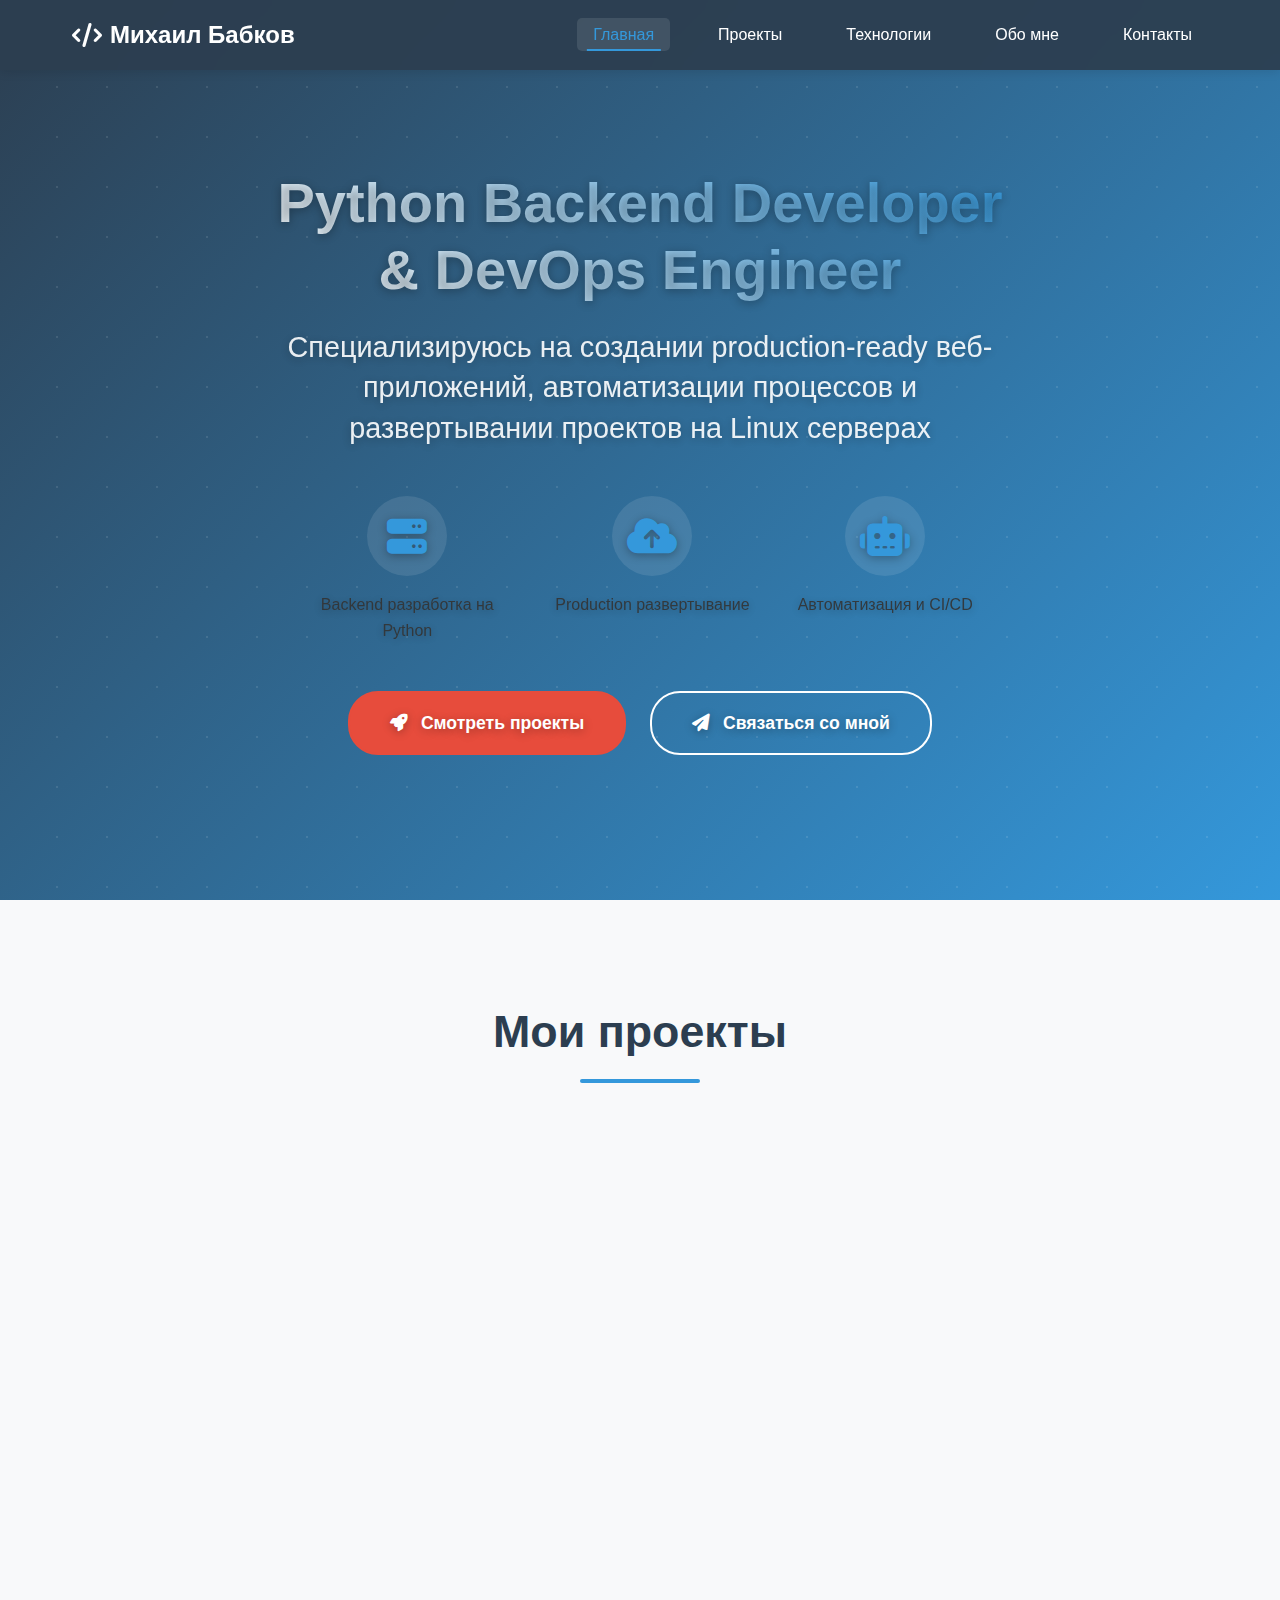
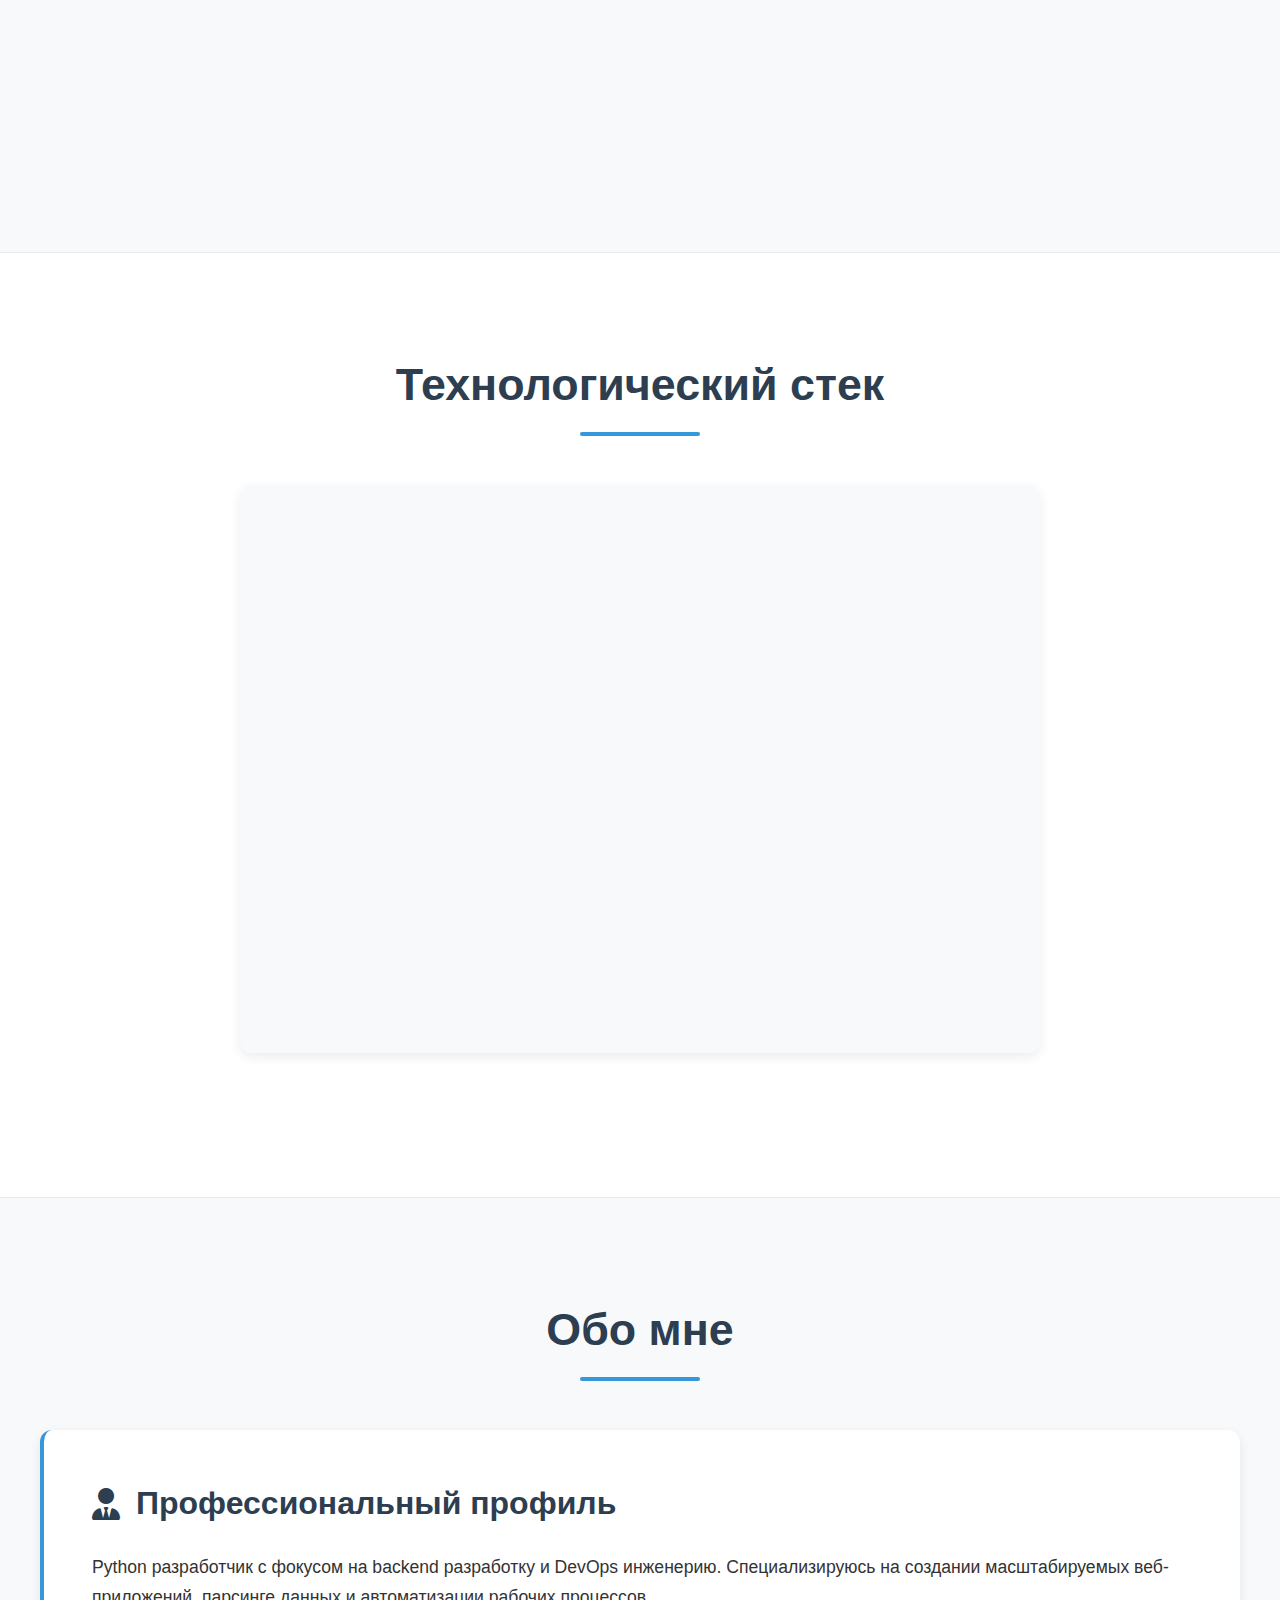
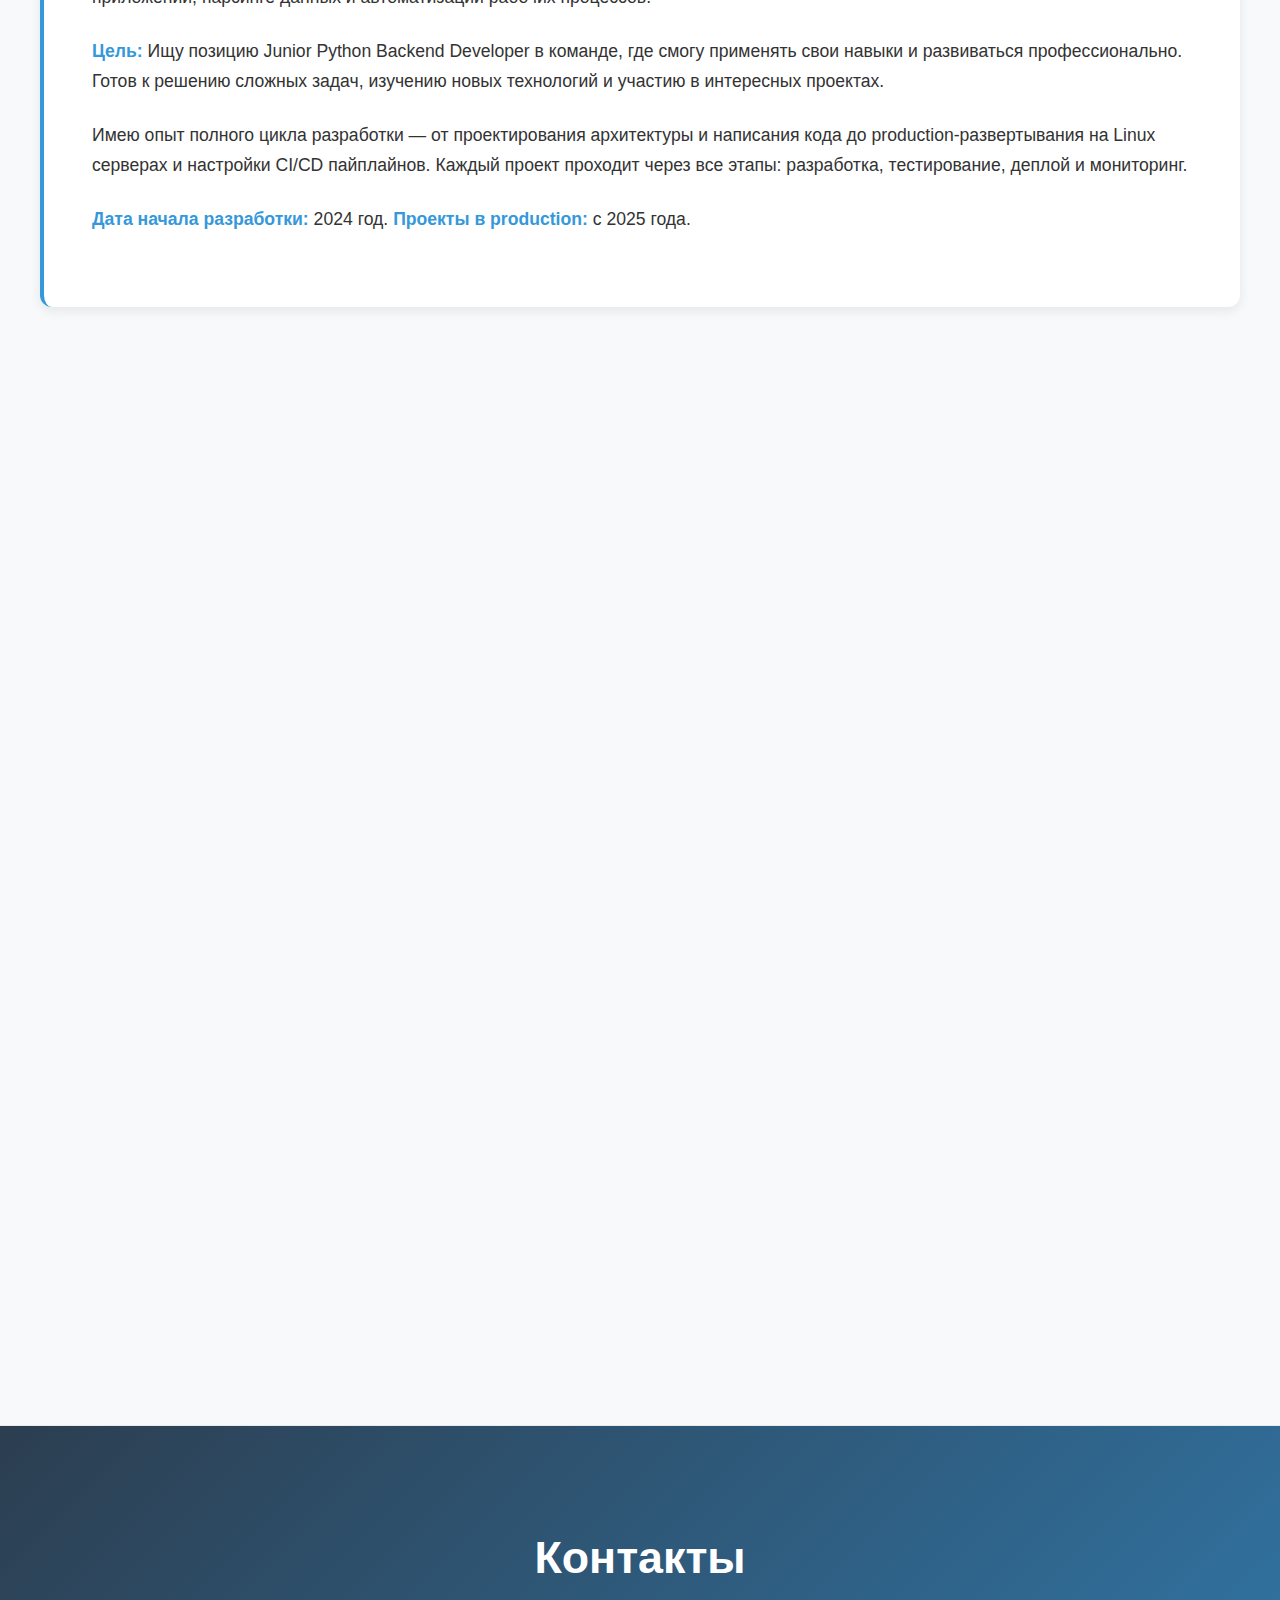
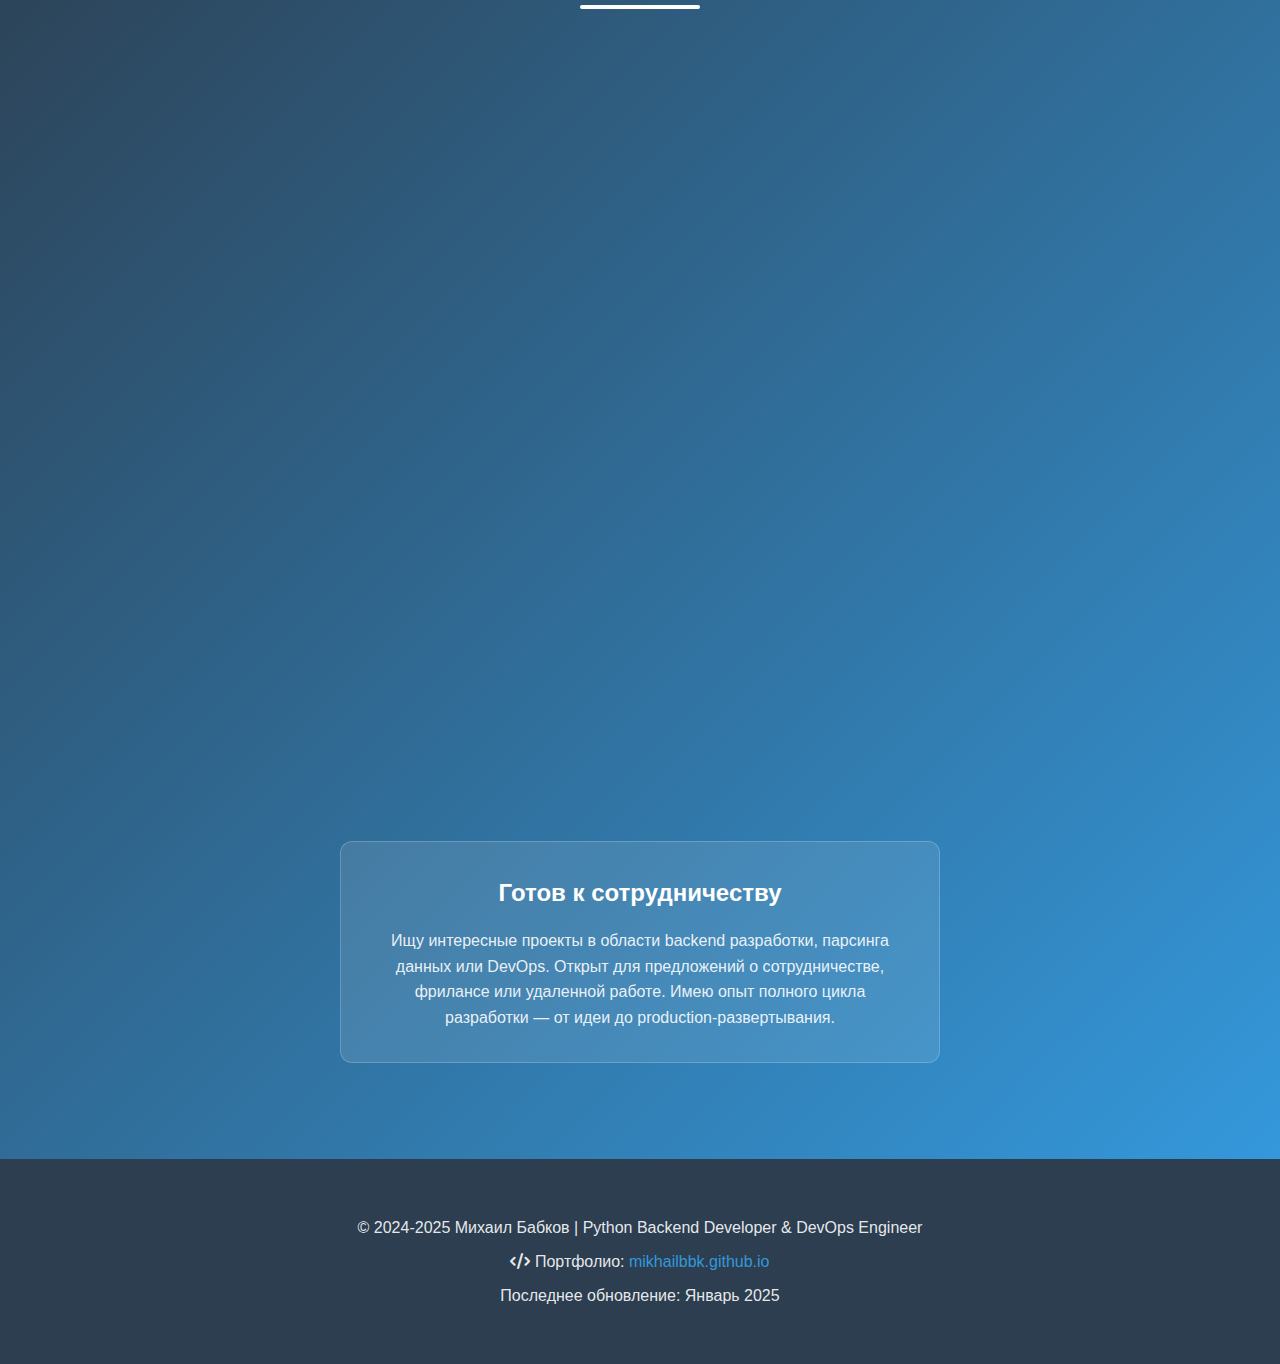
<file: index.html>
<!DOCTYPE html>
<html lang="ru">
<head>
    <meta charset="UTF-8">
    <meta name="viewport" content="width=device-width, initial-scale=1.0, maximum-scale=1.0, user-scalable=no">
    <title>Михаил Бабков | Python Backend Developer & DevOps Engineer</title>
    
    <!-- Мета-теги для SEO и соцсетей -->
    <meta name="description" content="Python Backend Developer & DevOps Engineer. Разработка веб-приложений на Django, Flask, парсинг данных, production-развертывание на Linux серверах.">
    <meta name="keywords" content="Python, Django, Flask, PostgreSQL, DevOps, Backend, FastAPI, Linux, Nginx, CI/CD, Разработчик, Портфолио">
    <meta property="og:title" content="Михаил Бабков | Python Backend Developer & DevOps Engineer">
    <meta property="og:description" content="Портфолио Python разработчика с production проектами: облачное хранилище, парсинг игр, сайт храма">
    <meta property="og:image" content="https://mikhailbbk.github.io/assets/preview.jpg">
    <meta property="og:url" content="https://mikhailbbk.github.io">
    <meta property="og:type" content="website">
    <meta name="twitter:card" content="summary_large_image">
    <meta name="twitter:title" content="Михаил Бабков | Python Backend Developer">
    <meta name="twitter:description" content="Портфолио Python разработчика с полным циклом production-развертывания">
    
    <!-- SEO улучшения -->
    <link rel="canonical" href="https://mikhailbbk.github.io">
    <meta name="robots" content="index, follow">
    <meta name="author" content="Михаил Бабков">
    
    <link rel="stylesheet" href="style.css">
    <link rel="stylesheet" href="https://cdnjs.cloudflare.com/ajax/libs/font-awesome/6.4.0/css/all.min.css">
</head>
<body>
    <header>
        <nav>
            <h1><i class="fas fa-code"></i> Михаил Бабков</h1>
            <ul>
                <li><a href="#home" class="active">Главная</a></li>
                <li><a href="#projects">Проекты</a></li>
                <li><a href="#tech">Технологии</a></li>
                <li><a href="#about">Обо мне</a></li>
                <li><a href="#contact">Контакты</a></li>
            </ul>
        </nav>
    </header>

    <section id="home" class="hero">
        <div class="hero-content">
            <h2>Python Backend Developer & DevOps Engineer</h2>
            <p class="hero-subtitle">Специализируюсь на создании production-ready веб-приложений, автоматизации процессов и развертывании проектов на Linux серверах</p>
            
            <div class="hero-highlights">
                <div class="highlight-item">
                    <div class="highlight-icon">
                        <i class="fas fa-server"></i>
                    </div>
                    <p>Backend разработка на Python</p>
                </div>
                <div class="highlight-item">
                    <div class="highlight-icon">
                        <i class="fas fa-cloud-upload-alt"></i>
                    </div>
                    <p>Production развертывание</p>
                </div>
                <div class="highlight-item">
                    <div class="highlight-icon">
                        <i class="fas fa-robot"></i>
                    </div>
                    <p>Автоматизация и CI/CD</p>
                </div>
            </div>

            <div class="cta-buttons">
                <a href="#projects" class="btn-primary">
                    <i class="fas fa-rocket"></i> Смотреть проекты
                </a>
                <a href="#contact" class="btn-secondary">
                    <i class="fas fa-paper-plane"></i> Связаться со мной
                </a>
            </div>
        </div>
    </section>

    <section id="projects" class="projects">
        <h2 class="section-title">Мои проекты</h2>
        
        <div class="project-grid">
            <!-- Проект 1: QuizPlease Autoreg -->
            <div class="project-card">
                <div class="project-icon">
                    <i class="fas fa-robot"></i>
                </div>
                <h3>QuizPlease Autoreg</h3>
                <div class="project-meta">
                    <span class="project-date"><i class="far fa-calendar"></i> 2025</span>
                    <span class="project-status"><i class="fas fa-circle"></i> Production</span>
                </div>
                <p>Система автоматического мониторинга расписания игр с отправкой уведомлений в Telegram. Парсинг данных, обработка, автоматический деплой через CI/CD.</p>
                <div class="tech-stack">
                    <span>Python 3.11</span>
                    <span>BeautifulSoup4</span>
                    <span>Telegram API</span>
                    <span>GitHub Actions</span>
                    <span>Systemd</span>
                    <span>CI/CD</span>
                </div>
                <div class="project-links-container">
                    <a href="projects/quizplease-autoreg.html" class="project-link-details">
                        <i class="fas fa-info-circle"></i> Подробнее
                    </a>
                    <a href="https://github.com/mikhailbbk/quizplease_autoreg" class="project-link-github" target="_blank">
                        <i class="fab fa-github"></i> Код
                    </a>
                </div>
            </div>

            <!-- Проект 2: Cloud Storage -->
            <div class="project-card">
                <div class="project-icon">
                    <i class="fas fa-cloud-upload-alt"></i>
                </div>                
                <h3>Облачное хранилище (Fullstack)</h3>
                <div class="project-meta">
                    <span class="project-date"><i class="far fa-calendar"></i> 2025</span>
                    <span class="project-status"><i class="fas fa-circle"></i> Production</span>
                </div>
                <p>Fullstack веб-приложение (Django REST API + React) для безопасного хранения файлов. Включает production-развертывание на VPS с Nginx и SSL.</p>
                <div class="tech-stack">
                    <span>Python 3.11</span>
                    <span>Django 5</span>
                    <span>PostgreSQL</span>
                    <span>React 19</span>
                    <span>JWT</span>
                    <span>Nginx</span>
                </div>
                <div class="project-links-container">
                    <a href="projects/cloud-storage.html" class="project-link-details">
                        <i class="fas fa-info-circle"></i> Подробнее
                    </a>
                    <a href="https://github.com/mikhailbbk/cloud_storage" class="project-link-github" target="_blank">
                        <i class="fab fa-github"></i> Код
                    </a>
                </div>
            </div>

            <!-- Проект 3: Temple Site -->
            <div class="project-card">
                <div class="project-icon">
                    <i class="fas fa-church"></i>
                </div>
                <h3>Сайт храма</h3>
                <div class="project-meta">
                    <span class="project-date"><i class="far fa-calendar"></i> 2025</span>
                    <span class="project-status"><i class="fas fa-circle"></i> Production</span>
                </div>
                <p>Официальный сайт Казанского храма на Flask с адаптивным дизайном. Полный цикл production-развертывания на VPS (Flask + Nginx + Gunicorn + CI/CD).</p>
                <div class="tech-stack">
                    <span>Python 3.11</span>
                    <span>Flask 3.1</span>
                    <span>Nginx</span>
                    <span>Gunicorn</span>
                    <span>Systemd</span>
                    <span>CI/CD</span>
                </div>
                <div class="project-links-container">
                    <a href="projects/temple-site.html" class="project-link-details">
                        <i class="fas fa-info-circle"></i> Подробнее
                    </a>
                    <a href="https://hram-oktyabrsky.ru" class="project-link-github" target="_blank">
                        <i class="fas fa-external-link-alt"></i> Сайт
                    </a>
                </div>
            </div>
        </div>
    </section>

    <section id="tech" class="tech-icons-section">
        <h2 class="section-title">Технологический стек</h2>
        
        <div class="tech-icons">
            <div class="tech-icon-item">
                <i class="fab fa-python"></i>
                <span>Python 3.11</span>
            </div>
            <div class="tech-icon-item">
                <i class="fab fa-django"></i>
                <span>Django & DRF</span>
            </div>
            <div class="tech-icon-item">
                <i class="fas fa-flask"></i>
                <span>Flask</span>
            </div>
            <div class="tech-icon-item">
                <i class="fas fa-database"></i>
                <span>PostgreSQL</span>
            </div>
            <div class="tech-icon-item">
                <i class="fab fa-react"></i>
                <span>React</span>
            </div>
            <div class="tech-icon-item">
                <i class="fab fa-docker"></i>
                <span>Docker</span>
            </div>
            <div class="tech-icon-item">
                <i class="fab fa-github"></i>
                <span>GitHub Actions</span>
            </div>
            <div class="tech-icon-item">
                <i class="fab fa-ubuntu"></i>
                <span>Ubuntu Server</span>
            </div>
            <div class="tech-icon-item">
                <i class="fas fa-server"></i>
                <span>Nginx</span>
            </div>
            <div class="tech-icon-item">
                <i class="fas fa-cogs"></i>
                <span>Gunicorn</span>
            </div>
            <div class="tech-icon-item">
                <i class="fab fa-git-alt"></i>
                <span>Git</span>
            </div>
            <div class="tech-icon-item">
                <i class="fab fa-telegram"></i>
                <span>Telegram API</span>
            </div>
        </div>
    </section>

    <section id="about" class="about">
        <h2 class="section-title">Обо мне</h2>
        
        <div class="about-content">
            <div class="about-text">
                <h3><i class="fas fa-user-tie"></i> Профессиональный профиль</h3>
                <p>Python разработчик с фокусом на backend разработку и DevOps инженерию. Специализируюсь на создании масштабируемых веб-приложений, парсинге данных и автоматизации рабочих процессов.</p>
                
                <p><strong>Цель:</strong> Ищу позицию Junior Python Backend Developer в команде, где смогу применять свои навыки и развиваться профессионально. Готов к решению сложных задач, изучению новых технологий и участию в интересных проектах.</p>
                
                <p>Имею опыт полного цикла разработки — от проектирования архитектуры и написания кода до production-развертывания на Linux серверах и настройки CI/CD пайплайнов. Каждый проект проходит через все этапы: разработка, тестирование, деплой и мониторинг.</p>
                
                <p><strong>Дата начала разработки:</strong> 2024 год. <strong>Проекты в production:</strong> с 2025 года.</p>
            </div>
            
            <div class="skills-grid">
                <div class="skill-category">
                    <h4><i class="fas fa-server"></i> Backend Development</h4>
                    <ul>
                        <li><i class="fab fa-python"></i> Python 3.11+, Django, Django REST Framework</li>
                        <li><i class="fas fa-flask"></i> Flask для легковесных и быстрых приложений</li>
                        <li><i class="fas fa-shield-alt"></i> JWT аутентификация и системы безопасности</li>
                        <li><i class="fas fa-code"></i> Парсинг данных (BeautifulSoup, Requests)</li>
                        <li><i class="fas fa-code-branch"></i> Проектирование и документирование REST API</li>
                    </ul>
                </div>
                
                <div class="skill-category">
                    <h4><i class="fas fa-database"></i> Базы данных</h4>
                    <ul>
                        <li><i class="fas fa-database"></i> PostgreSQL для production окружений</li>
                        <li><i class="fas fa-database"></i> SQLite для разработки и тестирования</li>
                        <li><i class="fas fa-project-diagram"></i> Создание миграций и проектирование схем</li>
                        <li><i class="fas fa-tachometer-alt"></i> Оптимизация запросов и индексация</li>
                        <li><i class="fas fa-hdd"></i> Стратегии резервного копирования</li>
                    </ul>
                </div>
                
                <div class="skill-category">
                    <h4><i class="fas fa-cloud"></i> DevOps & Infrastructure</h4>
                    <ul>
                        <li><i class="fab fa-ubuntu"></i> Администрирование Ubuntu Server</li>
                        <li><i class="fas fa-server"></i> Настройка Nginx как reverse proxy</li>
                        <li><i class="fas fa-cogs"></i> Развертывание на Gunicorn/Uvicorn</li>
                        <li><i class="fas fa-cog"></i> Управление сервисами через Systemd</li>
                        <li><i class="fab fa-github"></i> CI/CD с GitHub Actions</li>
                        <li><i class="fas fa-shield-alt"></i> Настройка безопасности и брандмауэров</li>
                    </ul>
                </div>
                
                <div class="skill-category">
                    <h4><i class="fas fa-tools"></i> Инструменты</h4>
                    <ul>
                        <li><i class="fab fa-git-alt"></i> Git, GitHub для контроля версий</li>
                        <li><i class="fab fa-docker"></i> Docker для контейнеризации</li>
                        <li><i class="fas fa-terminal"></i> Bash-скрипты для автоматизации</li>
                        <li><i class="fas fa-code"></i> Postman для тестирования API</li>
                        <li><i class="fas fa-code"></i> VS Code как основная среда разработки</li>
                    </ul>
                </div>
            </div>
        </div>
    </section>

    <section id="contact" class="contact">
        <h2 class="section-title">Контакты</h2>
        
        <div class="contact-links">
            <div class="contact-card">
                <i class="fab fa-github"></i>
                <h3>GitHub</h3>
                <a href="https://github.com/Mikhailbbk" class="contact-link" target="_blank">
                    <i class="fab fa-github"></i> @Mikhailbbk
                </a>
                <p>Исходный код всех проектов</p>
            </div>
            
            <div class="contact-card">
                <i class="fab fa-telegram"></i>
                <h3>Telegram</h3>
                <a href="https://t.me/mikhailbbk" class="contact-link" target="_blank">
                    <i class="fab fa-telegram"></i> @mikhailbbk
                </a>
                <p>Быстрая связь и обсуждение проектов</p>
            </div>
            
            <div class="contact-card">
                <i class="fas fa-envelope"></i>
                <h3>Email</h3>
                <a href="mailto:nebushko.mikhail@gmail.com" class="contact-link email-link" target="_blank">
                    <i class="fas fa-envelope"></i> nebushko.mikhail@gmail.com
                </a>
                <p>Деловая переписка и предложения</p>
            </div>

            <div class="contact-card">
                <i class="fas fa-file-pdf"></i>
                <h3>Резюме</h3>
                <a href="ResumeMikhailBabkov.pdf" class="contact-link" target="_blank">
                    <i class="fas fa-download"></i> Скачать (PDF)
                </a>
                <p>Полная информация о навыках и опыте</p>
            </div>
        </div>

        <div class="collaboration-cta">
            <h3>Готов к сотрудничеству</h3>
            <p>
                Ищу интересные проекты в области backend разработки, парсинга данных или DevOps. 
                Открыт для предложений о сотрудничестве, фрилансе или удаленной работе.
                Имею опыт полного цикла разработки — от идеи до production-развертывания.
            </p>
        </div>
    </section>

    <footer>
        <p>© 2024-2025 Михаил Бабков | Python Backend Developer & DevOps Engineer</p>
        <p>
            <i class="fas fa-code"></i> Портфолио: 
            <a href="https://mikhailbbk.github.io">
                mikhailbbk.github.io
            </a>
        </p>
        <p>Последнее обновление: Январь 2025</p>
    </footer>

    <script>
        document.addEventListener('DOMContentLoaded', function() {
            // Настройка Intersection Observer для анимаций
            const fadeElements = document.querySelectorAll('.skill-category, .project-card, .tech-icon-item, .contact-card');
            
            const fadeInOnScroll = new IntersectionObserver((entries) => {
                entries.forEach(entry => {
                    if (entry.isIntersecting) {
                        entry.target.style.opacity = '1';
                        entry.target.style.transform = 'translateY(0)';
                        fadeInOnScroll.unobserve(entry.target);
                    }
                });
            }, {
                threshold: 0.1,
                rootMargin: '0px 0px -50px 0px'
            });
            
            fadeElements.forEach(el => {
                el.style.opacity = '0';
                el.style.transform = 'translateY(20px)';
                el.style.transition = 'opacity 0.6s ease, transform 0.6s ease';
                fadeInOnScroll.observe(el);
            });
            
            // Эффект для навигации при скролле
            const header = document.querySelector('header');
            let lastScrollTop = 0;
            
            window.addEventListener('scroll', function() {
                const scrollTop = window.pageYOffset || document.documentElement.scrollTop;
                
                // Добавляем/убираем класс при скролле
                if (scrollTop > 50) {
                    header.classList.add('scrolled');
                } else {
                    header.classList.remove('scrolled');
                }
                
                // Подсветка активного раздела
                const sections = document.querySelectorAll('section[id]');
                const navLinks = document.querySelectorAll('nav a[href^="#"]');
                
                let current = '';
                sections.forEach(section => {
                    const sectionTop = section.offsetTop - 100;
                    const sectionHeight = section.clientHeight;
                    if (scrollTop >= sectionTop && scrollTop < sectionTop + sectionHeight) {
                        current = section.getAttribute('id');
                    }
                });
                
                navLinks.forEach(link => {
                    link.classList.remove('active');
                    if (link.getAttribute('href') === `#${current}`) {
                        link.classList.add('active');
                    }
                });
                
                lastScrollTop = scrollTop;
            });
            
            // Плавная прокрутка для навигации
            document.querySelectorAll('nav a[href^="#"], .btn-primary[href^="#"], .btn-secondary[href^="#"]').forEach(anchor => {
                anchor.addEventListener('click', function(e) {
                    const targetId = this.getAttribute('href');
                    if (targetId.startsWith('#')) {
                        e.preventDefault();
                        const targetElement = document.querySelector(targetId);
                        if (targetElement) {
                            window.scrollTo({
                                top: targetElement.offsetTop - 80,
                                behavior: 'smooth'
                            });
                            
                            // Обновляем активную ссылку
                            navLinks.forEach(link => link.classList.remove('active'));
                            this.classList.add('active');
                            
                            // Обновляем URL без перезагрузки
                            history.pushState(null, '', targetId);
                        }
                    }
                });
            });
            
            // Ленивая загрузка изображений
            const images = document.querySelectorAll('img');
            
            const imageObserver = new IntersectionObserver((entries, observer) => {
                entries.forEach(entry => {
                    if (entry.isIntersecting) {
                        const img = entry.target;
                        if (img.dataset.src) {
                            img.src = img.dataset.src;
                        }
                        img.classList.add('loaded');
                        observer.unobserve(img);
                    }
                });
            }, {
                rootMargin: '50px 0px',
                threshold: 0.1
            });
            
            images.forEach(img => {
                if (img.complete) {
                    img.classList.add('loaded');
                } else {
                    img.addEventListener('load', () => img.classList.add('loaded'));
                    imageObserver.observe(img);
                }
            });
            
            // Инициализация активной ссылки при загрузке
            const currentHash = window.location.hash;
            if (currentHash) {
                const activeLink = document.querySelector(`nav a[href="${currentHash}"]`);
                if (activeLink) {
                    document.querySelectorAll('nav a').forEach(link => link.classList.remove('active'));
                    activeLink.classList.add('active');
                }
            }
        });
    </script>
</body>
</html>
</file>
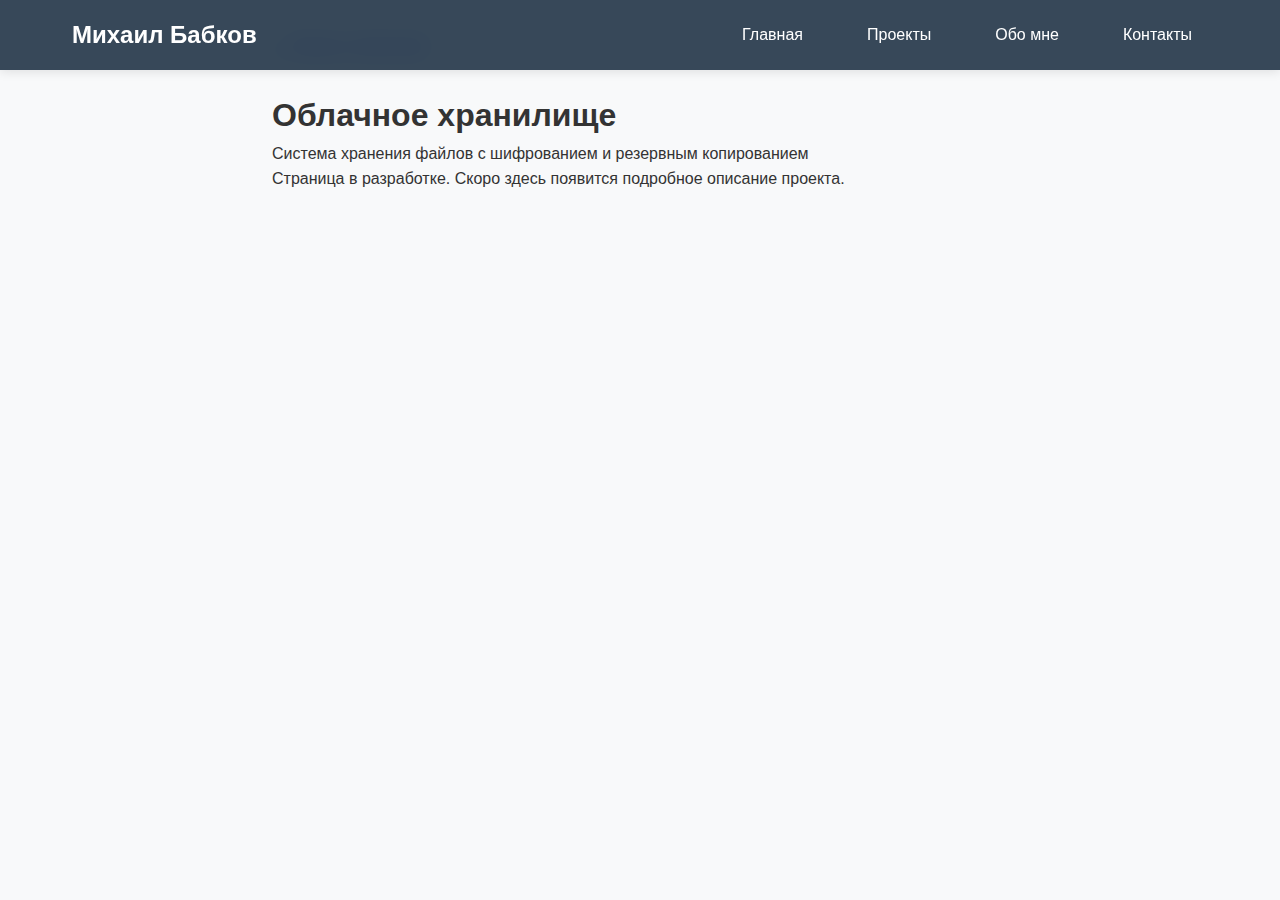
<file: projects/cloud-storage.html>
<!DOCTYPE html>
<html lang="ru">
<head>
    <meta charset="UTF-8">
    <title>Облачное хранилище | Портфолио</title>
    <link rel="stylesheet" href="../style.css">
</head>
<body>
    <header>
        <nav>
            <h1>Михаил Бабков</h1>
            <ul>
                <li><a href="../index.html#home">Главная</a></li>
                <li><a href="../index.html#projects">Проекты</a></li>
                <li><a href="../index.html#about">Обо мне</a></li>
                <li><a href="../index.html#contact">Контакты</a></li>
            </ul>
        </nav>
    </header>

    <div style="padding: 2rem; max-width: 800px; margin: 0 auto;">
        <a href="../index.html#projects" style="display: inline-block; margin-bottom: 2rem;">← Назад к проектам</a>
        <h1>Облачное хранилище</h1>
        <p>Система хранения файлов с шифрованием и резервным копированием</p>
        <p>Страница в разработке. Скоро здесь появится подробное описание проекта.</p>
    </div>
</body>
</html>
</file>
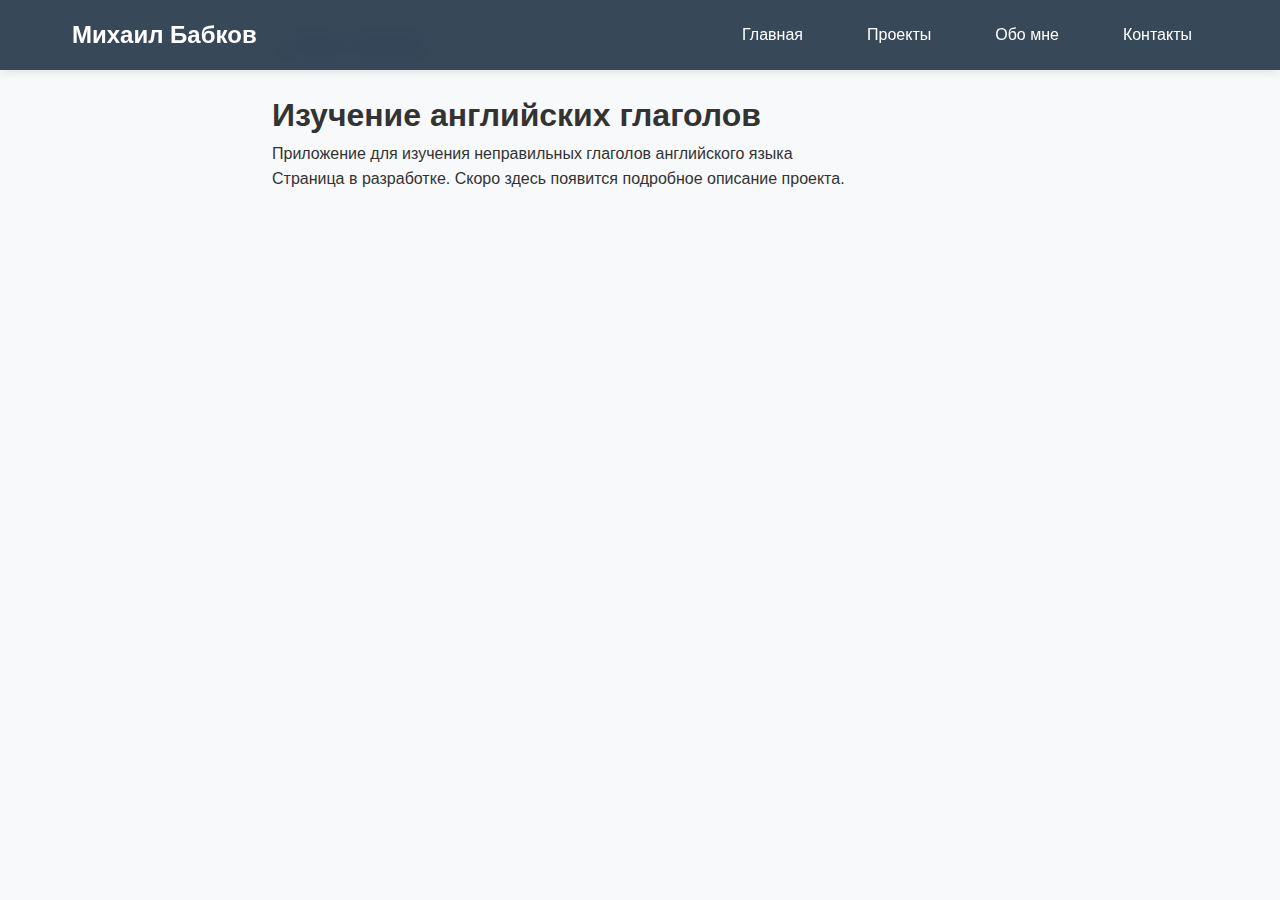
<file: projects/english-verbs.html>
<!DOCTYPE html>
<html lang="ru">
<head>
    <meta charset="UTF-8">
    <title>Изучение английских глаголов | Портфолио</title>
    <link rel="stylesheet" href="../style.css">
</head>
<body>
    <header>
        <nav>
            <h1>Михаил Бабков</h1>
            <ul>
                <li><a href="../index.html#home">Главная</a></li>
                <li><a href="../index.html#projects">Проекты</a></li>
                <li><a href="../index.html#about">Обо мне</a></li>
                <li><a href="../index.html#contact">Контакты</a></li>
            </ul>
        </nav>
    </header>

    <div style="padding: 2rem; max-width: 800px; margin: 0 auto;">
        <a href="../index.html#projects" style="display: inline-block; margin-bottom: 2rem;">← Назад к проектам</a>
        <h1>Изучение английских глаголов</h1>
        <p>Приложение для изучения неправильных глаголов английского языка</p>
        <p>Страница в разработке. Скоро здесь появится подробное описание проекта.</p>
    </div>
</body>
</html>
</file>
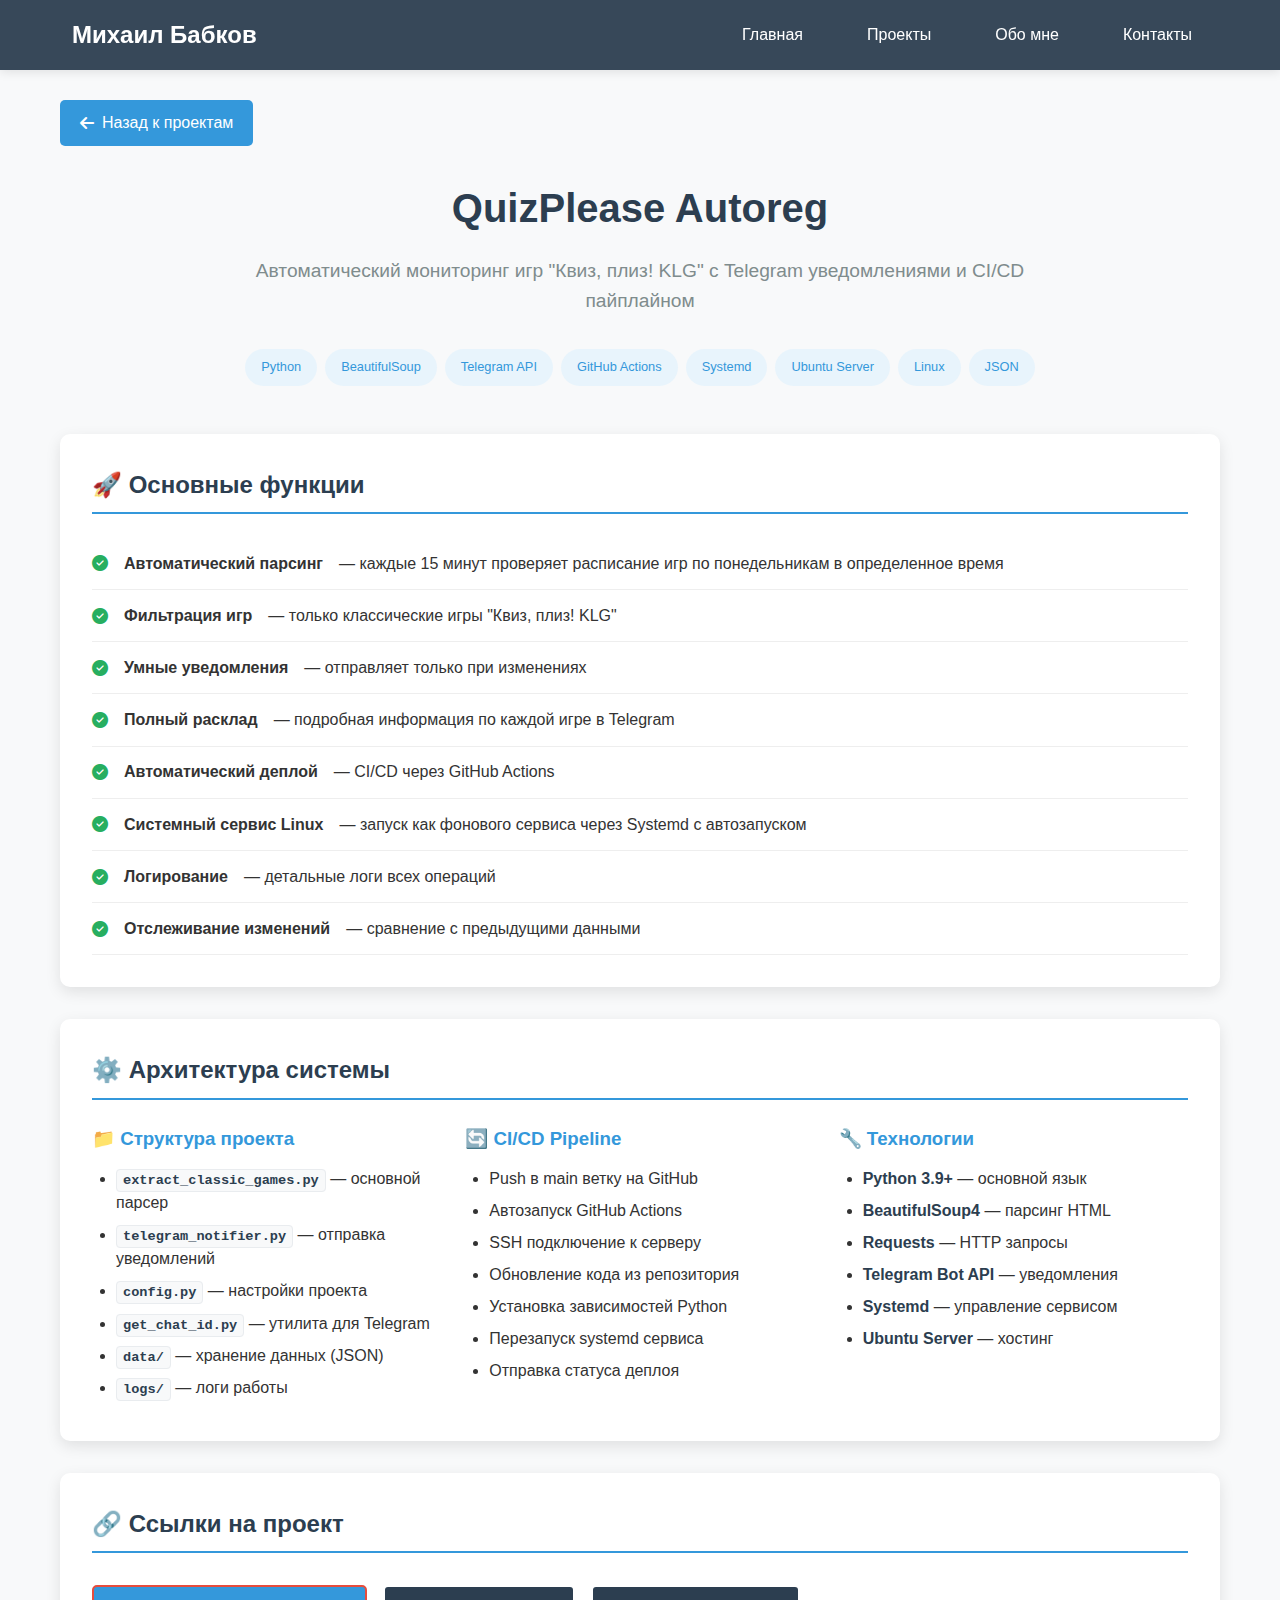
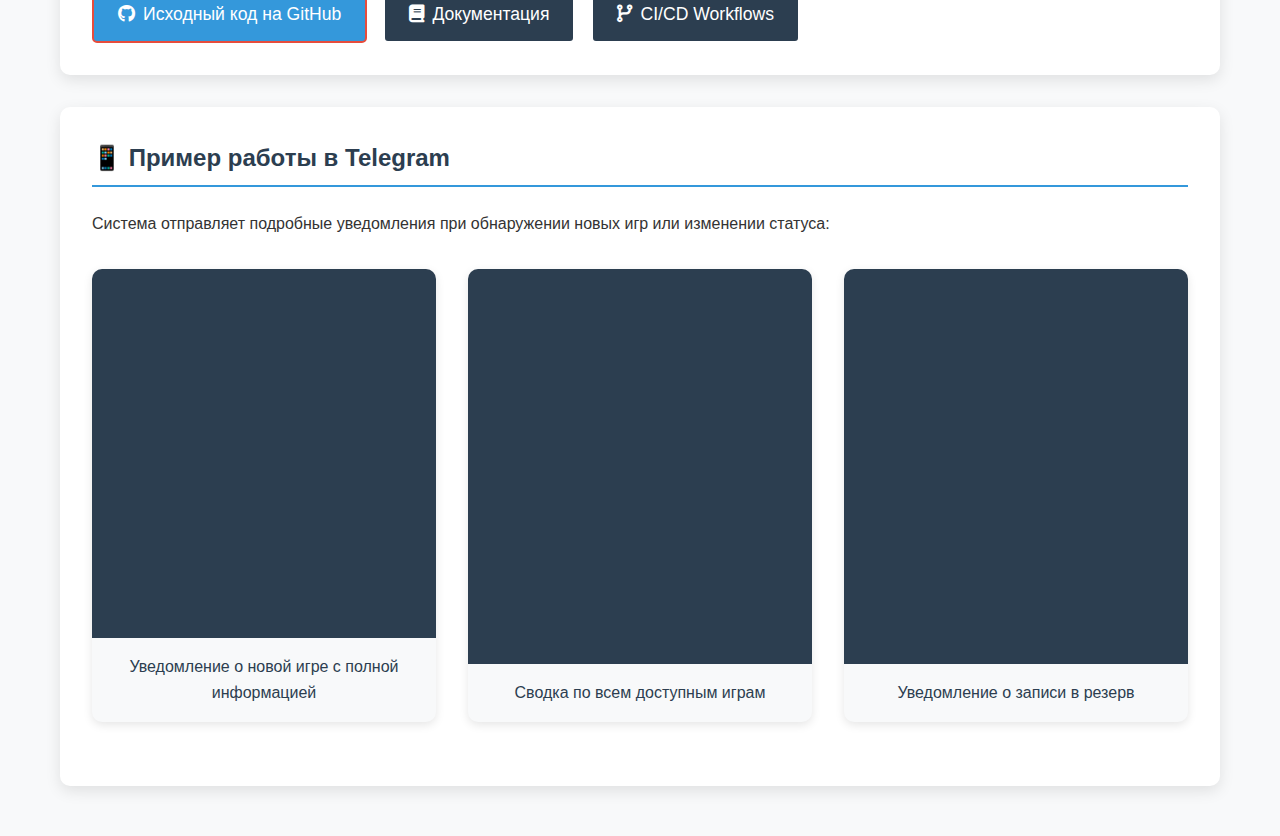
<file: projects/quizplease-autoreg.html>
<!DOCTYPE html>
<html lang="ru">
<head>
    <meta charset="UTF-8">
    <meta name="viewport" content="width=device-width, initial-scale=1.0">
    <title>QuizPlease Autoreg | Портфолио</title>
    <link rel="stylesheet" href="../style.css">
    <link rel="stylesheet" href="https://cdnjs.cloudflare.com/ajax/libs/font-awesome/6.4.0/css/all.min.css">
    <style>
        .project-detail-container {
            max-width: 1200px;
            margin: 100px auto 50px;
            padding: 0 20px;
        }

        .back-link {
            display: inline-flex;
            align-items: center;
            gap: 0.5rem;
            background: #3498db;
            color: white;
            padding: 10px 20px;
            border-radius: 5px;
            text-decoration: none;
            margin-bottom: 30px;
            transition: background 0.3s;
        }

        .back-link:hover {
            background: #2980b9;
        }

        .project-header {
            text-align: center;
            margin-bottom: 3rem;
        }

        .project-title {
            color: #2c3e50;
            font-size: 2.5rem;
            margin-bottom: 1rem;
        }

        .project-subtitle {
            color: #7f8c8d;
            font-size: 1.2rem;
            max-width: 800px;
            margin: 0 auto 2rem;
        }

        .tech-stack {
            display: flex;
            flex-wrap: wrap;
            gap: 0.5rem;
            justify-content: center;
            margin: 2rem 0;
        }

        .tech-stack span {
            background: #e8f4fc;
            color: #3498db;
            padding: 0.5rem 1rem;
            border-radius: 20px;
            font-weight: 500;
        }

        .section {
            background: white;
            padding: 2rem;
            border-radius: 10px;
            box-shadow: 0 5px 15px rgba(0,0,0,0.1);
            margin-bottom: 2rem;
        }

        .section h2 {
            color: #2c3e50;
            margin-bottom: 1.5rem;
            padding-bottom: 0.5rem;
            border-bottom: 2px solid #3498db;
        }

        .screenshot-grid {
            display: grid;
            grid-template-columns: repeat(3, 1fr);
            gap: 2rem;
            margin: 2rem 0;
        }

        .screenshot-item {
            background: #f8f9fa;
            border-radius: 10px;
            overflow: hidden;
            box-shadow: 0 3px 10px rgba(0,0,0,0.1);
            transition: transform 0.3s;
            display: flex;
            flex-direction: column;
        }

        .screenshot-item:hover {
            transform: translateY(-5px);
        }

        .screenshot-container {
            width: 100%;
            flex: 1;
            overflow: hidden;
            display: flex;
            align-items: center;
            justify-content: center;
            background: #2c3e50;
            padding: 0;
            margin: 0;
        }

        .screenshot-container img {
            max-width: 100%;
            max-height: 100%;
            width: auto;
            height: auto;
            display: block;
            object-fit: contain;
        }

        .screenshot-caption {
            padding: 1rem;
            text-align: center;
            font-weight: 500;
            color: #2c3e50;
            margin: 0;
            flex-shrink: 0;
        }

        .features-list {
            list-style: none;
            padding: 0;
        }

        .features-list li {
            padding: 0.8rem 0;
            border-bottom: 1px solid #eee;
            display: flex;
            align-items: flex-start;
            gap: 1rem;
        }

        .features-list li i {
            color: #27ae60;
            margin-top: 0.3rem;
        }

        .project-links {
            display: flex;
            gap: 1rem;
            flex-wrap: wrap;
            margin-top: 2rem;
        }

        .project-link-btn {
            display: inline-flex;
            align-items: center;
            gap: 0.5rem;
            padding: 0.8rem 1.5rem;
            border-radius: 5px;
            text-decoration: none;
            font-weight: 500;
            transition: all 0.3s;
        }

        .btn-primary {
            background: #3498db;
            color: white;
        }

        .btn-secondary {
            background: #2c3e50;
            color: white;
        }

        .btn-primary:hover {
            background: #2980b9;
        }

        .btn-secondary:hover {
            background: #1a252f;
        }

        .architecture-grid {
            display: grid;
            grid-template-columns: repeat(auto-fit, minmax(250px, 1fr));
            gap: 1.5rem;
            margin-top: 1.5rem;
        }

        .architecture-item h3 {
            color: #3498db;
            margin-bottom: 0.8rem;
        }

        .architecture-item ul {
            padding-left: 1.5rem;
            line-height: 1.6;
        }

        .architecture-item code {
            font-family: 'Courier New', Consolas, monospace;
            font-size: 0.85em;  /* Меньше чем основной текст */
            background: #f8f9fa;
            padding: 3px 6px;
            border-radius: 4px;
            color: #2c3e50;
            border: 1px solid #e9ecef;
            font-weight: 600;
        }

        .architecture-item li {
            margin-bottom: 0.5rem;
            font-size: 1rem;
            line-height: 1.5;
        }

        .architecture-item strong {
            color: #2c3e50;
        }

        @media (max-width: 992px) {
            .screenshot-grid {
                grid-template-columns: repeat(2, 1fr);
            }
        }

        @media (max-width: 768px) {
            .screenshot-grid {
                grid-template-columns: 1fr;
            }

            .architecture-grid {
                grid-template-columns: 1fr;
            }
        }
    </style>
</head>
<body>
    <header>
        <nav>
            <h1>Михаил Бабков</h1>
            <ul>
                <li><a href="../index.html#home">Главная</a></li>
                <li><a href="../index.html#projects">Проекты</a></li>
                <li><a href="../index.html#about">Обо мне</a></li>
                <li><a href="../index.html#contact">Контакты</a></li>
            </ul>
        </nav>
    </header>

    <div class="project-detail-container">
        <a href="../index.html#projects" class="back-link">
            <i class="fas fa-arrow-left"></i> Назад к проектам
        </a>

        <div class="project-header">
            <h1 class="project-title">QuizPlease Autoreg</h1>
            <p class="project-subtitle">Автоматический мониторинг игр "Квиз, плиз! KLG" с Telegram уведомлениями и CI/CD пайплайном</p>

            <div class="tech-stack">
                <span>Python</span>
                <span>BeautifulSoup</span>
                <span>Telegram API</span>
                <span>GitHub Actions</span>
                <span>Systemd</span>
                <span>Ubuntu Server</span>
                <span>Linux</span>
                <span>JSON</span>
            </div>
        </div>

        <div class="section">
            <h2>🚀 Основные функции</h2>
            <ul class="features-list">
                <li><i class="fas fa-check-circle"></i> <strong>Автоматический парсинг</strong> — каждые 15 минут проверяет расписание игр по понедельникам в определенное время</li>
                <li><i class="fas fa-check-circle"></i> <strong>Фильтрация игр</strong> — только классические игры "Квиз, плиз! KLG"</li>
                <li><i class="fas fa-check-circle"></i> <strong>Умные уведомления</strong> — отправляет только при изменениях</li>
                <li><i class="fas fa-check-circle"></i> <strong>Полный расклад</strong> — подробная информация по каждой игре в Telegram</li>
                <li><i class="fas fa-check-circle"></i> <strong>Автоматический деплой</strong> — CI/CD через GitHub Actions</li>
                <li><i class="fas fa-check-circle"></i> <strong>Системный сервис Linux</strong> — запуск как фонового сервиса через Systemd с автозапуском</li>
                <li><i class="fas fa-check-circle"></i> <strong>Логирование</strong> — детальные логи всех операций</li>
                <li><i class="fas fa-check-circle"></i> <strong>Отслеживание изменений</strong> — сравнение с предыдущими данными</li>
            </ul>
        </div>

        <div class="section">
            <h2>⚙️ Архитектура системы</h2>
            <div class="architecture-grid">
                <div class="architecture-item">
                    <h3>📁 Структура проекта</h3>
                    <ul>
                        <li><code>extract_classic_games.py</code> — основной парсер</li>
                        <li><code>telegram_notifier.py</code> — отправка уведомлений</li>
                        <li><code>config.py</code> — настройки проекта</li>
                        <li><code>get_chat_id.py</code> — утилита для Telegram</li>
                        <li><code>data/</code> — хранение данных (JSON)</li>
                        <li><code>logs/</code> — логи работы</li>
                    </ul>
                </div>

                <div class="architecture-item">
                    <h3>🔄 CI/CD Pipeline</h3>
                    <ul>
                        <li>Push в main ветку на GitHub</li>
                        <li>Автозапуск GitHub Actions</li>
                        <li>SSH подключение к серверу</li>
                        <li>Обновление кода из репозитория</li>
                        <li>Установка зависимостей Python</li>
                        <li>Перезапуск systemd сервиса</li>
                        <li>Отправка статуса деплоя</li>
                    </ul>
                </div>

                <div class="architecture-item">
                    <h3>🔧 Технологии</h3>
                    <ul>
                        <li><strong>Python 3.9+</strong> — основной язык</li>
                        <li><strong>BeautifulSoup4</strong> — парсинг HTML</li>
                        <li><strong>Requests</strong> — HTTP запросы</li>
                        <li><strong>Telegram Bot API</strong> — уведомления</li>
                        <li><strong>Systemd</strong> — управление сервисом</li>
                        <li><strong>Ubuntu Server</strong> — хостинг</li>
                    </ul>
                </div>
            </div>
        </div>

        <div class="section">
            <h2>🔗 Ссылки на проект</h2>
            <div class="project-links">
                <a href="https://github.com/mikhailbbk/quizplease_autoreg" class="project-link-btn btn-primary" target="_blank">
                    <i class="fab fa-github"></i> Исходный код на GitHub
                </a>

                <a href="https://github.com/mikhailbbk/quizplease_autoreg/blob/main/README.md" class="project-link-btn btn-secondary" target="_blank">
                    <i class="fas fa-book"></i> Документация
                </a>

                <a href="https://github.com/mikhailbbk/quizplease_autoreg/tree/main/.github/workflows" class="project-link-btn btn-secondary" target="_blank">
                    <i class="fas fa-code-branch"></i> CI/CD Workflows
                </a>
            </div>
        </div>

        <div class="section">
            <h2>📱 Пример работы в Telegram</h2>
            <p>Система отправляет подробные уведомления при обнаружении новых игр или изменении статуса:</p>

            <div class="screenshot-grid">
                <div class="screenshot-item">
                    <div class="screenshot-container">
                        <img src="../assets/quizplease/quizplease-demo-1.jpg" alt="Telegram уведомление о новой игре">
                    </div>
                    <p class="screenshot-caption">Уведомление о новой игре с полной информацией</p>
                </div>

                <div class="screenshot-item">
                    <div class="screenshot-container">
                        <img src="../assets/quizplease/quizplease-demo-2.jpg" alt="Сводка по всем играм">
                    </div>
                    <p class="screenshot-caption">Сводка по всем доступным играм</p>
                </div>

                <div class="screenshot-item">
                    <div class="screenshot-container">
                        <img src="../assets/quizplease/quizplease-demo-3.jpg" alt="Уведомление о свободных местах">
                    </div>
                    <p class="screenshot-caption">Уведомление о записи в резерв</p>
                </div>
            </div>
        </div>
    </div>

</body>
</html>
</file>
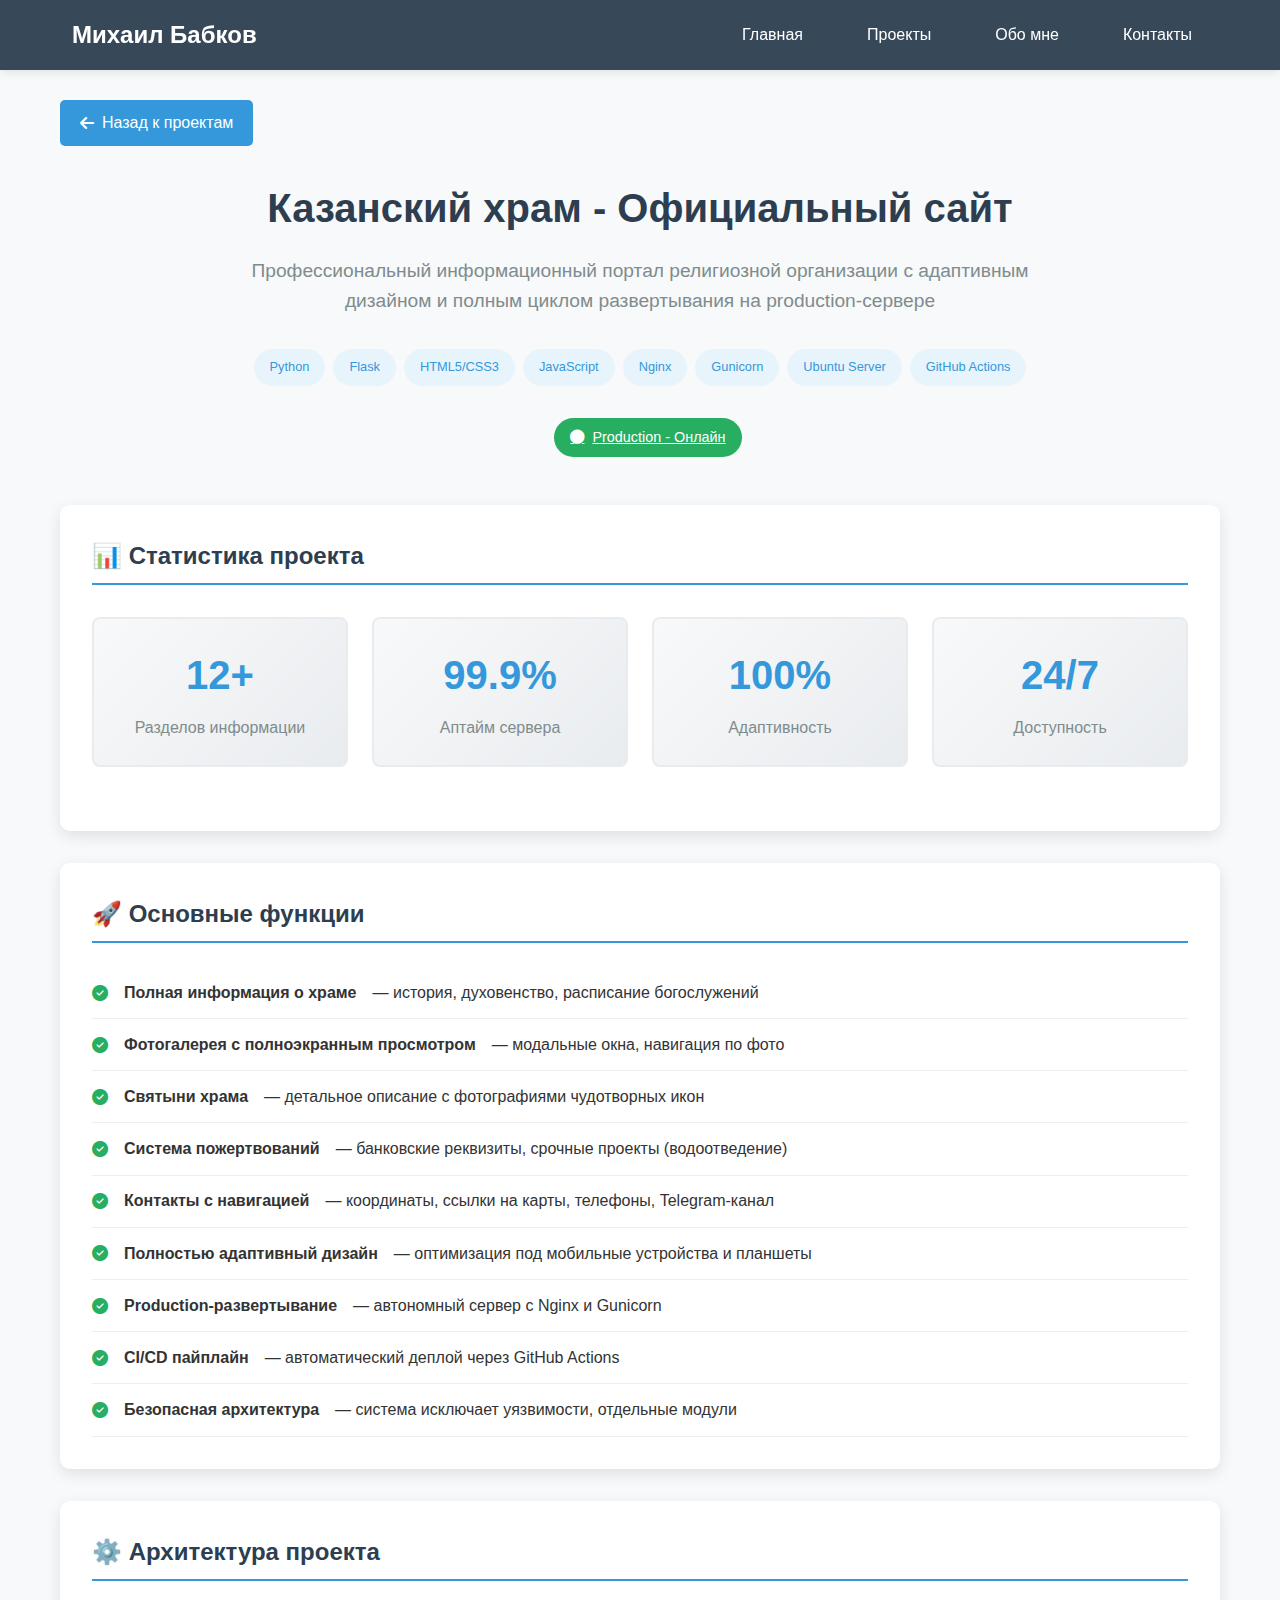
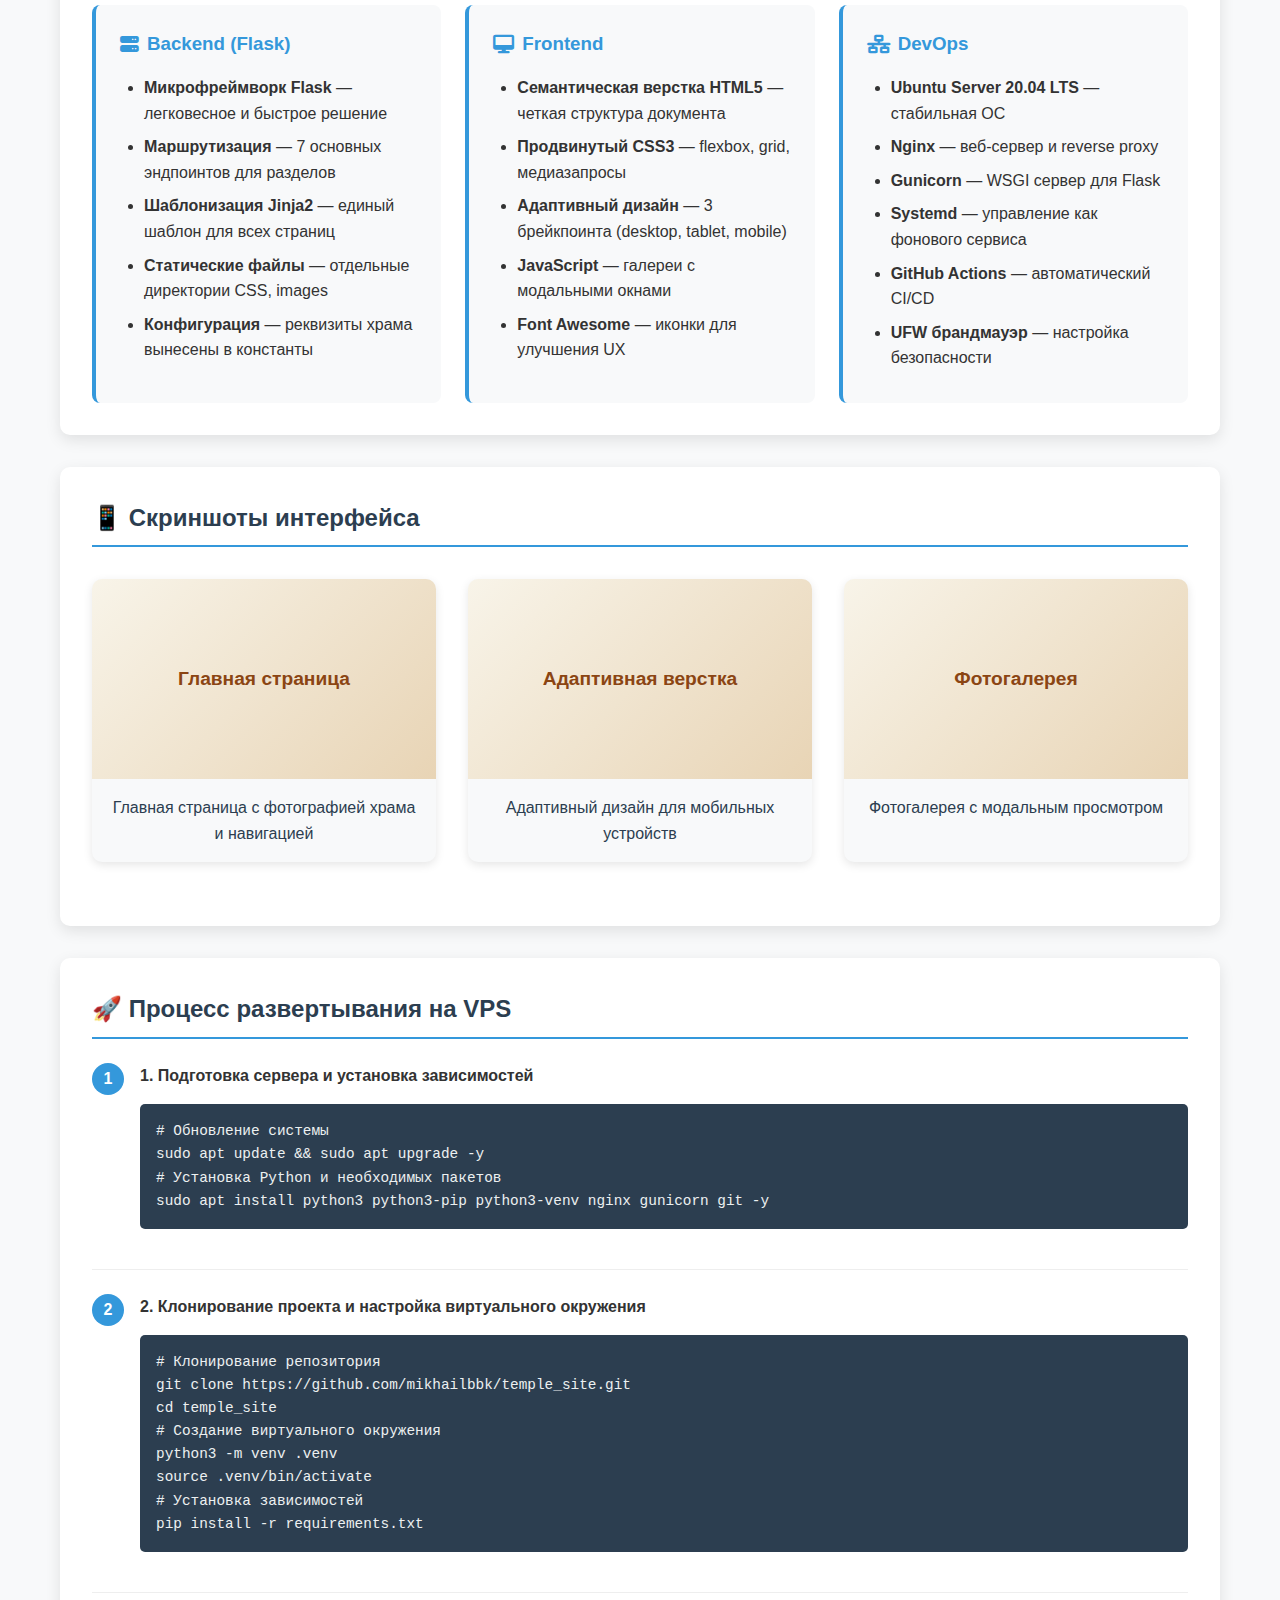
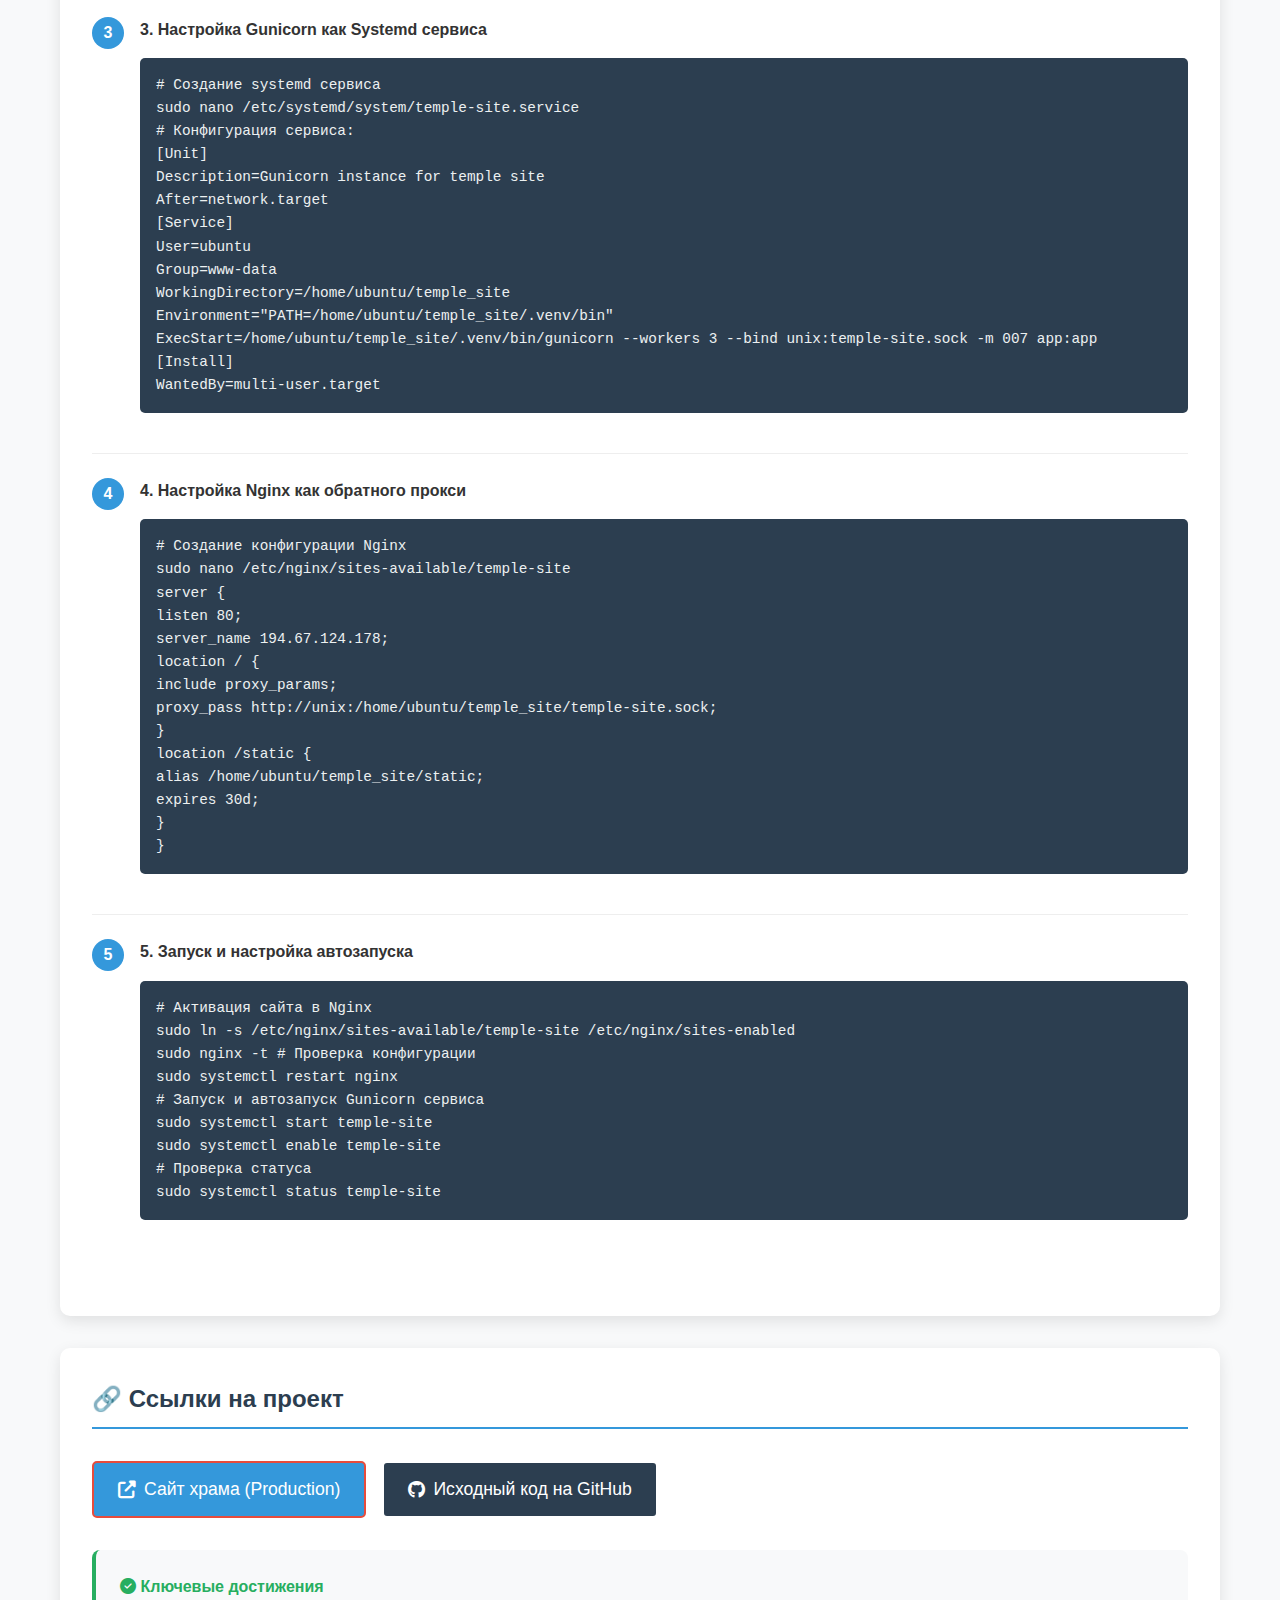
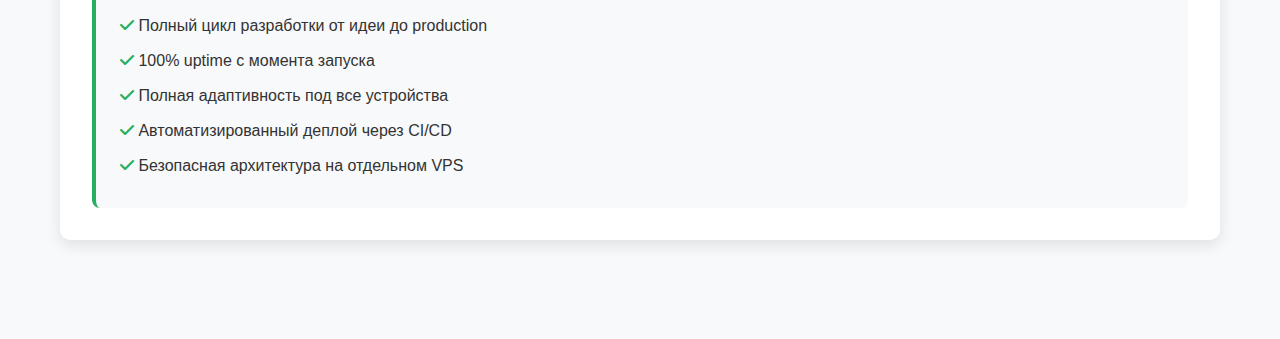
<file: projects/temple-site.html>
<!DOCTYPE html>
<html lang="ru">
<head>
    <meta charset="UTF-8">
    <meta name="viewport" content="width=device-width, initial-scale=1.0">
    <title>Сайт храма | Портфолио</title>
    <link rel="stylesheet" href="../style.css">
    <link rel="stylesheet" href="https://cdnjs.cloudflare.com/ajax/libs/font-awesome/6.4.0/css/all.min.css">
    <style>
        .project-detail-container {
            max-width: 1200px;
            margin: 100px auto 50px;
            padding: 0 20px;
        }

        .back-link {
            display: inline-flex;
            align-items: center;
            gap: 0.5rem;
            background: #3498db;
            color: white;
            padding: 10px 20px;
            border-radius: 5px;
            text-decoration: none;
            margin-bottom: 30px;
            transition: background 0.3s;
        }

        .back-link:hover {
            background: #2980b9;
        }

        .project-header {
            text-align: center;
            margin-bottom: 3rem;
        }

        .project-title {
            color: #2c3e50;
            font-size: 2.5rem;
            margin-bottom: 1rem;
        }

        .project-subtitle {
            color: #7f8c8d;
            font-size: 1.2rem;
            max-width: 800px;
            margin: 0 auto 2rem;
        }

        .tech-stack {
            display: flex;
            flex-wrap: wrap;
            gap: 0.5rem;
            justify-content: center;
            margin: 2rem 0;
        }

        .tech-stack span {
            background: #e8f4fc;
            color: #3498db;
            padding: 0.5rem 1rem;
            border-radius: 20px;
            font-weight: 500;
        }

        .section {
            background: white;
            padding: 2rem;
            border-radius: 10px;
            box-shadow: 0 5px 15px rgba(0,0,0,0.1);
            margin-bottom: 2rem;
        }

        .section h2 {
            color: #2c3e50;
            margin-bottom: 1.5rem;
            padding-bottom: 0.5rem;
            border-bottom: 2px solid #3498db;
        }

        .screenshot-grid {
            display: grid;
            grid-template-columns: repeat(auto-fit, minmax(300px, 1fr));
            gap: 2rem;
            margin: 2rem 0;
        }

        .screenshot-item {
            background: #f8f9fa;
            border-radius: 10px;
            overflow: hidden;
            box-shadow: 0 3px 10px rgba(0,0,0,0.1);
            transition: transform 0.3s;
            display: flex;
            flex-direction: column;
        }

        .screenshot-item:hover {
            transform: translateY(-5px);
            box-shadow: 0 8px 20px rgba(0,0,0,0.15);
        }

        .screenshot-container {
            width: 100%;
            height: 200px;
            overflow: hidden;
            display: flex;
            align-items: center;
            justify-content: center;
            background: #2c3e50;
        }

        .screenshot-container img {
            max-width: 100%;
            max-height: 100%;
            width: auto;
            height: auto;
            object-fit: cover;
        }

        .screenshot-caption {
            padding: 1rem;
            text-align: center;
            font-weight: 500;
            color: #2c3e50;
            margin: 0;
            flex-shrink: 0;
        }

        .features-list {
            list-style: none;
            padding: 0;
        }

        .features-list li {
            padding: 0.8rem 0;
            border-bottom: 1px solid #eee;
            display: flex;
            align-items: flex-start;
            gap: 1rem;
        }

        .features-list li i {
            color: #27ae60;
            margin-top: 0.3rem;
        }

        .deployment-steps {
            counter-reset: step-counter;
        }

        .deployment-step {
            position: relative;
            padding-left: 3rem;
            margin-bottom: 1.5rem;
            padding-bottom: 1.5rem;
            border-bottom: 1px solid #eee;
        }

        .deployment-step:last-child {
            border-bottom: none;
        }

        .deployment-step:before {
            counter-increment: step-counter;
            content: counter(step-counter);
            position: absolute;
            left: 0;
            top: 0;
            background: #3498db;
            color: white;
            width: 2rem;
            height: 2rem;
            border-radius: 50%;
            display: flex;
            align-items: center;
            justify-content: center;
            font-weight: bold;
        }

        .code-block {
            background: #2c3e50;
            color: #ecf0f1;
            padding: 1rem;
            border-radius: 5px;
            font-family: 'Courier New', monospace;
            font-size: 0.9rem;
            overflow-x: auto;
            margin: 1rem 0;
        }

        .code-block code {
            color: #ecf0f1;
        }

        .project-links {
            display: flex;
            gap: 1rem;
            flex-wrap: wrap;
            margin-top: 2rem;
        }

        .project-link-btn {
            display: inline-flex;
            align-items: center;
            gap: 0.5rem;
            padding: 0.8rem 1.5rem;
            border-radius: 5px;
            text-decoration: none;
            font-weight: 500;
            transition: all 0.3s;
        }

        .btn-primary {
            background: #3498db;
            color: white;
        }

        .btn-secondary {
            background: #2c3e50;
            color: white;
        }

        .btn-primary:hover {
            background: #2980b9;
        }

        .btn-secondary:hover {
            background: #1a252f;
        }

        .architecture-grid {
            display: grid;
            grid-template-columns: repeat(auto-fit, minmax(280px, 1fr));
            gap: 1.5rem;
            margin-top: 1.5rem;
        }

        .architecture-item {
            background: #f8f9fa;
            padding: 1.5rem;
            border-radius: 8px;
            border-left: 4px solid #3498db;
        }

        .architecture-item h3 {
            color: #3498db;
            margin-bottom: 1rem;
            display: flex;
            align-items: center;
            gap: 0.5rem;
        }

        .architecture-item ul {
            padding-left: 1.5rem;
            line-height: 1.6;
        }

        .architecture-item li {
            margin-bottom: 0.5rem;
        }

        @media (max-width: 768px) {
            .screenshot-grid {
                grid-template-columns: 1fr;
            }

            .architecture-grid {
                grid-template-columns: 1fr;
            }
        }

        .status-badge {
            display: inline-flex;
            align-items: center;
            gap: 0.5rem;
            background: #27ae60;
            color: white;
            padding: 0.5rem 1rem;
            border-radius: 20px;
            font-weight: 500;
            font-size: 0.9rem;
            margin-left: 1rem;
        }

        .status-badge.online {
            background: #27ae60;
        }

        .site-stats {
            display: grid;
            grid-template-columns: repeat(auto-fit, minmax(200px, 1fr));
            gap: 1.5rem;
            margin: 2rem 0;
        }

        .stat-item {
            background: linear-gradient(135deg, #f8f9fa, #e9ecef);
            padding: 1.5rem;
            border-radius: 8px;
            text-align: center;
            border: 2px solid #e9ecef;
        }

        .stat-number {
            font-size: 2.5rem;
            font-weight: bold;
            color: #3498db;
            margin-bottom: 0.5rem;
        }

        .stat-label {
            color: #7f8c8d;
            font-weight: 500;
        }
    </style>
</head>
<body>
    <header>
        <nav>
            <h1>Михаил Бабков</h1>
            <ul>
                <li><a href="../index.html#home">Главная</a></li>
                <li><a href="../index.html#projects">Проекты</a></li>
                <li><a href="../index.html#about">Обо мне</a></li>
                <li><a href="../index.html#contact">Контакты</a></li>
            </ul>
        </nav>
    </header>

    <div class="project-detail-container">
        <a href="../index.html#projects" class="back-link">
            <i class="fas fa-arrow-left"></i> Назад к проектам
        </a>

        <div class="project-header">
            <h1 class="project-title">Казанский храм - Официальный сайт</h1>
            <p class="project-subtitle">Профессиональный информационный портал религиозной организации с адаптивным дизайном и полным циклом развертывания на production-сервере</p>

            <div class="tech-stack">
                <span>Python</span>
                <span>Flask</span>
                <span>HTML5/CSS3</span>
                <span>JavaScript</span>
                <span>Nginx</span>
                <span>Gunicorn</span>
                <span>Ubuntu Server</span>
                <span>GitHub Actions</span>
            </div>

            <a href="http://194.67.124.178" target="_blank" class="status-badge online">
                <i class="fas fa-circle"></i> Production - Онлайн
            </a>
        </div>

        <div class="section">
            <h2>📊 Статистика проекта</h2>
            <div class="site-stats">
                <div class="stat-item">
                    <div class="stat-number">12+</div>
                    <div class="stat-label">Разделов информации</div>
                </div>
                <div class="stat-item">
                    <div class="stat-number">99.9%</div>
                    <div class="stat-label">Аптайм сервера</div>
                </div>
                <div class="stat-item">
                    <div class="stat-number">100%</div>
                    <div class="stat-label">Адаптивность</div>
                </div>
                <div class="stat-item">
                    <div class="stat-number">24/7</div>
                    <div class="stat-label">Доступность</div>
                </div>
            </div>
        </div>

        <div class="section">
            <h2>🚀 Основные функции</h2>
            <ul class="features-list">
                <li><i class="fas fa-check-circle"></i> <strong>Полная информация о храме</strong> — история, духовенство, расписание богослужений</li>
                <li><i class="fas fa-check-circle"></i> <strong>Фотогалерея с полноэкранным просмотром</strong> — модальные окна, навигация по фото</li>
                <li><i class="fas fa-check-circle"></i> <strong>Святыни храма</strong> — детальное описание с фотографиями чудотворных икон</li>
                <li><i class="fas fa-check-circle"></i> <strong>Система пожертвований</strong> — банковские реквизиты, срочные проекты (водоотведение)</li>
                <li><i class="fas fa-check-circle"></i> <strong>Контакты с навигацией</strong> — координаты, ссылки на карты, телефоны, Telegram-канал</li>
                <li><i class="fas fa-check-circle"></i> <strong>Полностью адаптивный дизайн</strong> — оптимизация под мобильные устройства и планшеты</li>
                <li><i class="fas fa-check-circle"></i> <strong>Production-развертывание</strong> — автономный сервер с Nginx и Gunicorn</li>
                <li><i class="fas fa-check-circle"></i> <strong>CI/CD пайплайн</strong> — автоматический деплой через GitHub Actions</li>
                <li><i class="fas fa-check-circle"></i> <strong>Безопасная архитектура</strong> — система исключает уязвимости, отдельные модули</li>
            </ul>
        </div>

        <div class="section">
            <h2>⚙️ Архитектура проекта</h2>
            <div class="architecture-grid">
                <div class="architecture-item">
                    <h3><i class="fas fa-server"></i> Backend (Flask)</h3>
                    <ul>
                        <li><strong>Микрофреймворк Flask</strong> — легковесное и быстрое решение</li>
                        <li><strong>Маршрутизация</strong> — 7 основных эндпоинтов для разделов</li>
                        <li><strong>Шаблонизация Jinja2</strong> — единый шаблон для всех страниц</li>
                        <li><strong>Статические файлы</strong> — отдельные директории CSS, images</li>
                        <li><strong>Конфигурация</strong> — реквизиты храма вынесены в константы</li>
                    </ul>
                </div>

                <div class="architecture-item">
                    <h3><i class="fas fa-desktop"></i> Frontend</h3>
                    <ul>
                        <li><strong>Семантическая верстка HTML5</strong> — четкая структура документа</li>
                        <li><strong>Продвинутый CSS3</strong> — flexbox, grid, медиазапросы</li>
                        <li><strong>Адаптивный дизайн</strong> — 3 брейкпоинта (desktop, tablet, mobile)</li>
                        <li><strong>JavaScript</strong> — галереи с модальными окнами</li>
                        <li><strong>Font Awesome</strong> — иконки для улучшения UX</li>
                    </ul>
                </div>

                <div class="architecture-item">
                    <h3><i class="fas fa-network-wired"></i> DevOps</h3>
                    <ul>
                        <li><strong>Ubuntu Server 20.04 LTS</strong> — стабильная ОС</li>
                        <li><strong>Nginx</strong> — веб-сервер и reverse proxy</li>
                        <li><strong>Gunicorn</strong> — WSGI сервер для Flask</li>
                        <li><strong>Systemd</strong> — управление как фонового сервиса</li>
                        <li><strong>GitHub Actions</strong> — автоматический CI/CD</li>
                        <li><strong>UFW брандмауэр</strong> — настройка безопасности</li>
                    </ul>
                </div>
            </div>
        </div>

        <div class="section">
            <h2>📱 Скриншоты интерфейса</h2>
            <div class="screenshot-grid">
                <div class="screenshot-item">
                    <div class="screenshot-container">
                        <div style="width: 100%; height: 100%; background: linear-gradient(135deg, #f8f4e9, #e8d4b5); display: flex; align-items: center; justify-content: center; color: #8B4513; font-weight: bold; font-size: 1.2rem;">
                            Главная страница
                        </div>
                    </div>
                    <p class="screenshot-caption">Главная страница с фотографией храма и навигацией</p>
                </div>

                <div class="screenshot-item">
                    <div class="screenshot-container">
                        <div style="width: 100%; height: 100%; background: linear-gradient(135deg, #f8f4e9, #e8d4b5); display: flex; align-items: center; justify-content: center; color: #8B4513; font-weight: bold; font-size: 1.2rem;">
                            Адаптивная верстка
                        </div>
                    </div>
                    <p class="screenshot-caption">Адаптивный дизайн для мобильных устройств</p>
                </div>

                <div class="screenshot-item">
                    <div class="screenshot-container">
                        <div style="width: 100%; height: 100%; background: linear-gradient(135deg, #f8f4e9, #e8d4b5); display: flex; align-items: center; justify-content: center; color: #8B4513; font-weight: bold; font-size: 1.2rem;">
                            Фотогалерея
                        </div>
                    </div>
                    <p class="screenshot-caption">Фотогалерея с модальным просмотром</p>
                </div>
            </div>
        </div>

        <div class="section">
            <h2>🚀 Процесс развертывания на VPS</h2>
            <div class="deployment-steps">
                <div class="deployment-step">
                    <h4>1. Подготовка сервера и установка зависимостей</h4>
                    <div class="code-block">
                        <code># Обновление системы</code><br>
                        <code>sudo apt update && sudo apt upgrade -y</code><br>
                        <code># Установка Python и необходимых пакетов</code><br>
                        <code>sudo apt install python3 python3-pip python3-venv nginx gunicorn git -y</code>
                    </div>
                </div>

                <div class="deployment-step">
                    <h4>2. Клонирование проекта и настройка виртуального окружения</h4>
                    <div class="code-block">
                        <code># Клонирование репозитория</code><br>
                        <code>git clone https://github.com/mikhailbbk/temple_site.git</code><br>
                        <code>cd temple_site</code><br>
                        <code># Создание виртуального окружения</code><br>
                        <code>python3 -m venv .venv</code><br>
                        <code>source .venv/bin/activate</code><br>
                        <code># Установка зависимостей</code><br>
                        <code>pip install -r requirements.txt</code>
                    </div>
                </div>

                <div class="deployment-step">
                    <h4>3. Настройка Gunicorn как Systemd сервиса</h4>
                    <div class="code-block">
                        <code># Создание systemd сервиса</code><br>
                        <code>sudo nano /etc/systemd/system/temple-site.service</code><br>
                        <code># Конфигурация сервиса:</code><br>
                        <code>[Unit]</code><br>
                        <code>Description=Gunicorn instance for temple site</code><br>
                        <code>After=network.target</code><br>
                        <code>[Service]</code><br>
                        <code>User=ubuntu</code><br>
                        <code>Group=www-data</code><br>
                        <code>WorkingDirectory=/home/ubuntu/temple_site</code><br>
                        <code>Environment="PATH=/home/ubuntu/temple_site/.venv/bin"</code><br>
                        <code>ExecStart=/home/ubuntu/temple_site/.venv/bin/gunicorn --workers 3 --bind unix:temple-site.sock -m 007 app:app</code><br>
                        <code>[Install]</code><br>
                        <code>WantedBy=multi-user.target</code>
                    </div>
                </div>

                <div class="deployment-step">
                    <h4>4. Настройка Nginx как обратного прокси</h4>
                    <div class="code-block">
                        <code># Создание конфигурации Nginx</code><br>
                        <code>sudo nano /etc/nginx/sites-available/temple-site</code><br>
                        <code>server {</code><br>
                        <code>    listen 80;</code><br>
                        <code>    server_name 194.67.124.178;</code><br>
                        <code>    location / {</code><br>
                        <code>        include proxy_params;</code><br>
                        <code>        proxy_pass http://unix:/home/ubuntu/temple_site/temple-site.sock;</code><br>
                        <code>    }</code><br>
                        <code>    location /static {</code><br>
                        <code>        alias /home/ubuntu/temple_site/static;</code><br>
                        <code>        expires 30d;</code><br>
                        <code>    }</code><br>
                        <code>}</code>
                    </div>
                </div>

                <div class="deployment-step">
                    <h4>5. Запуск и настройка автозапуска</h4>
                    <div class="code-block">
                        <code># Активация сайта в Nginx</code><br>
                        <code>sudo ln -s /etc/nginx/sites-available/temple-site /etc/nginx/sites-enabled</code><br>
                        <code>sudo nginx -t  # Проверка конфигурации</code><br>
                        <code>sudo systemctl restart nginx</code><br>
                        <code># Запуск и автозапуск Gunicorn сервиса</code><br>
                        <code>sudo systemctl start temple-site</code><br>
                        <code>sudo systemctl enable temple-site</code><br>
                        <code># Проверка статуса</code><br>
                        <code>sudo systemctl status temple-site</code>
                    </div>
                </div>
            </div>
        </div>

        <div class="section">
            <h2>🔗 Ссылки на проект</h2>
            <div class="project-links">
                <a href="http://194.67.124.178" class="project-link-btn btn-primary" target="_blank">
                    <i class="fas fa-external-link-alt"></i> Сайт храма (Production)
                </a>

                <a href="https://github.com/mikhailbbk/temple_site" class="project-link-btn btn-secondary" target="_blank">
                    <i class="fab fa-github"></i> Исходный код на GitHub
                </a>
            </div>

            <div style="margin-top: 2rem; padding: 1.5rem; background: #f8f9fa; border-radius: 8px; border-left: 4px solid #27ae60;">
                <h4 style="color: #27ae60; margin-bottom: 0.5rem;">
                    <i class="fas fa-check-circle"></i> Ключевые достижения
                </h4>
                <ul style="list-style: none; padding: 0;">
                    <li style="padding: 0.3rem 0;"><i class="fas fa-check" style="color: #27ae60;"></i> Полный цикл разработки от идеи до production</li>
                    <li style="padding: 0.3rem 0;"><i class="fas fa-check" style="color: #27ae60;"></i> 100% uptime с момента запуска</li>
                    <li style="padding: 0.3rem 0;"><i class="fas fa-check" style="color: #27ae60;"></i> Полная адаптивность под все устройства</li>
                    <li style="padding: 0.3rem 0;"><i class="fas fa-check" style="color: #27ae60;"></i> Автоматизированный деплой через CI/CD</li>
                    <li style="padding: 0.3rem 0;"><i class="fas fa-check" style="color: #27ae60;"></i> Безопасная архитектура на отдельном VPS</li>
                </ul>
            </div>
        </div>
    </div>

</body>
</html>
</file>
<file: style.css>
/* ===== БАЗОВЫЕ СТИЛИ ===== */
* {
    margin: 0;
    padding: 0;
    box-sizing: border-box;
}

:root {
    --primary-color: #3498db;
    --secondary-color: #2c3e50;
    --accent-color: #e74c3c;
    --light-color: #f8f9fa;
    --dark-color: #2c3e50;
    --text-color: #333;
    --text-light: #666;
    --shadow: 0 4px 12px rgba(0,0,0,0.08);
    --shadow-hover: 0 12px 28px rgba(0,0,0,0.15);
    --border-radius: 12px;
    --transition: all 0.3s cubic-bezier(0.25, 0.8, 0.25, 1);
}

html {
    scroll-behavior: smooth;
    scroll-padding-top: 80px;
    -webkit-text-size-adjust: 100%;
    -ms-text-size-adjust: 100%;
}

body {
    font-family: 'Segoe UI', Tahoma, Geneva, Verdana, sans-serif;
    line-height: 1.6;
    color: var(--text-color);
    background-color: var(--light-color);
    margin: 0;
    padding: 0;
    overflow-x: hidden;
    animation: fadeIn 0.8s ease-out;
    word-wrap: break-word;
    overflow-wrap: break-word;
}

@keyframes fadeIn {
    from { opacity: 0; }
    to { opacity: 1; }
}

/* ===== НАВИГАЦИЯ ===== */
header {
    background: rgba(44, 62, 80, 0.95);
    backdrop-filter: blur(10px);
    box-shadow: 0 2px 10px rgba(0,0,0,0.1);
    position: fixed;
    width: 100%;
    top: 0;
    z-index: 1000;
    padding: 0;
    transition: var(--transition);
}

header.scrolled {
    background: rgba(44, 62, 80, 0.98);
    box-shadow: 0 5px 20px rgba(0,0,0,0.15);
}

nav {
    max-width: 1200px;
    margin: 0 auto;
    display: flex;
    justify-content: space-between;
    align-items: center;
    padding: 1rem 2rem;
}

nav h1 {
    font-size: 1.5rem;
    display: flex;
    align-items: center;
    gap: 0.5rem;
    color: white;
    margin: 0;
    white-space: nowrap;
}

nav ul {
    display: flex;
    list-style: none;
    gap: 2rem;
    margin: 0;
    padding: 0;
}

nav a {
    color: white;
    text-decoration: none;
    font-weight: 500;
    padding: 0.5rem 1rem;
    border-radius: 5px;
    transition: var(--transition);
    position: relative;
    overflow: hidden;
    cursor: pointer;
    white-space: nowrap;
}

nav a:hover {
    color: var(--primary-color);
    background: rgba(255,255,255,0.1);
}

nav a::after {
    content: '';
    position: absolute;
    bottom: 0;
    left: 50%;
    width: 0;
    height: 2px;
    background: var(--primary-color);
    transition: var(--transition);
    transform: translateX(-50%);
}

nav a:hover::after {
    width: 80%;
}

nav a.active {
    color: var(--primary-color);
    background: rgba(255,255,255,0.1);
}

nav a.active::after {
    width: 80%;
}

/* ===== СЕКЦИИ ===== */
section {
    padding: 6rem 2rem;
    position: relative;
    border-bottom: 1px solid #eaeaea;
    overflow: hidden;
}

section:last-child {
    border-bottom: none;
}

.section-title {
    text-align: center;
    font-size: 2.8rem;
    margin-bottom: 4rem;
    color: var(--secondary-color);
    position: relative;
    font-weight: 700;
    width: 100%;
    display: block;
    overflow-wrap: break-word;
    word-break: break-word;
}

.section-title::after {
    content: '';
    position: absolute;
    width: 120px;
    height: 4px;
    background: var(--primary-color);
    bottom: -15px;
    left: 50%;
    transform: translateX(-50%);
    border-radius: 2px;
}

/* ===== ГЕРОЙ СЕКЦИЯ ===== */
.hero {
    position: relative;
    background: linear-gradient(135deg, var(--secondary-color) 0%, var(--primary-color) 100%);
    overflow: hidden;
    min-height: 100vh;
    display: flex;
    align-items: center;
    padding-top: 120px; /* Увеличено с 80px до 120px для мобильных устройств */
    border-bottom: none;
}

.hero::before {
    content: '';
    position: absolute;
    width: 200%;
    height: 200%;
    background: radial-gradient(circle, rgba(255,255,255,0.1) 1px, transparent 1px);
    background-size: 50px 50px;
    animation: moveBackground 20s linear infinite;
}

@keyframes moveBackground {
    0% { transform: translate(0, 0); }
    100% { transform: translate(-50px, -50px); }
}

.hero-content {
    position: relative;
    z-index: 2;
    text-shadow: 0 2px 10px rgba(0,0,0,0.3);
    max-width: 800px;
    margin: 0 auto;
    text-align: center;
    padding: 0 2rem;
}

.hero h2 {
    font-size: 3.5rem;
    margin-bottom: 1.5rem;
    background: linear-gradient(45deg, #fff, var(--primary-color));
    -webkit-background-clip: text;
    -webkit-text-fill-color: transparent;
    font-weight: 700;
    line-height: 1.2;
    overflow-wrap: break-word;
    word-break: break-word;
}

.hero-subtitle {
    font-size: 1.8rem;
    margin-bottom: 2.5rem;
    opacity: 0.9;
    font-weight: 300;
    line-height: 1.4;
    color: white;
    overflow-wrap: break-word;
    word-break: break-word;
}

.hero-highlights {
    display: flex;
    justify-content: center;
    gap: 3rem;
    margin: 3rem 0;
    flex-wrap: wrap;
}

.highlight-item {
    text-align: center;
    max-width: 200px;
}

.highlight-icon {
    font-size: 2.5rem;
    color: var(--primary-color);
    margin-bottom: 1rem;
    background: rgba(255,255,255,0.1);
    width: 80px;
    height: 80px;
    display: flex;
    align-items: center;
    justify-content: center;
    border-radius: 50%;
    margin-left: auto;
    margin-right: auto;
    transition: var(--transition);
}

.highlight-item:hover .highlight-icon {
    transform: scale(1.1);
    background: rgba(255,255,255,0.2);
}

.highlight-item p {
    font-size: 1rem;
    opacity: 0.9;
    margin: 0;
    overflow-wrap: break-word;
    word-break: break-word;
}

.cta-buttons {
    display: flex;
    gap: 1.5rem;
    justify-content: center;
    margin-top: 3rem;
    flex-wrap: wrap;
}

.btn-primary {
    background: var(--accent-color);
    color: white;
    padding: 1rem 2.5rem;
    border-radius: 30px;
    text-decoration: none;
    font-weight: bold;
    font-size: 1.1rem;
    transition: var(--transition);
    border: 2px solid var(--accent-color);
    display: inline-flex;
    align-items: center;
    gap: 0.8rem;
    cursor: pointer;
}

.btn-primary:hover {
    background: transparent;
    transform: translateY(-3px);
    box-shadow: 0 10px 20px rgba(231, 76, 60, 0.3);
}

.btn-secondary {
    background: transparent;
    color: white;
    padding: 1rem 2.5rem;
    border-radius: 30px;
    text-decoration: none;
    font-weight: bold;
    font-size: 1.1rem;
    transition: var(--transition);
    border: 2px solid white;
    display: inline-flex;
    align-items: center;
    gap: 0.8rem;
    cursor: pointer;
}

.btn-secondary:hover {
    background: white;
    color: var(--secondary-color);
    transform: translateY(-3px);
}

/* ===== КАРТОЧКИ ПРОЕКТОВ ===== */
.projects {
    background: var(--light-color);
}

.project-grid {
    display: grid;
    grid-template-columns: repeat(auto-fit, minmax(350px, 1fr));
    gap: 2.5rem;
    max-width: 1200px;
    margin: 0 auto;
}

.project-card {
    position: relative;
    overflow: hidden;
    transition: var(--transition);
    border: none;
    min-height: 420px;
    display: flex;
    flex-direction: column;
    background: white;
    border-radius: var(--border-radius);
    padding: 2rem;
    box-shadow: var(--shadow);
    border-left: 4px solid var(--primary-color);
    opacity: 0;
    transform: translateY(20px);
}

.project-card:hover {
    transform: translateY(-8px);
    box-shadow: var(--shadow-hover);
}

.project-icon {
    font-size: 3rem;
    margin-bottom: 1.5rem;
    color: var(--primary-color);
    text-align: center;
}

.project-card h3 {
    color: var(--secondary-color);
    margin-bottom: 1rem;
    font-size: 1.6rem;
    font-weight: 600;
    text-align: center;
    overflow-wrap: break-word;
    word-break: break-word;
}

.project-meta {
    display: flex;
    gap: 1rem;
    justify-content: center;
    margin-bottom: 1.5rem;
    flex-wrap: wrap;
}

.project-date {
    background: #f0f0f0;
    color: #666;
    padding: 0.4rem 1.2rem;
    border-radius: 20px;
    font-size: 0.9rem;
    display: inline-flex;
    align-items: center;
    gap: 0.5rem;
    font-weight: 500;
}

.project-status {
    background: #27ae60;
    color: white;
    padding: 0.4rem 1.2rem;
    border-radius: 20px;
    font-size: 0.9rem;
    display: inline-flex;
    align-items: center;
    gap: 0.5rem;
    font-weight: 500;
}

.project-card p {
    color: var(--text-light);
    margin-bottom: 1.5rem;
    line-height: 1.6;
    flex-grow: 1;
    text-align: center;
    overflow-wrap: break-word;
    word-break: break-word;
}

.tech-stack {
    display: flex;
    flex-wrap: wrap;
    gap: 0.5rem;
    justify-content: center;
    margin-bottom: 1.5rem;
}

.tech-stack span {
    background: linear-gradient(45deg, var(--primary-color), var(--secondary-color));
    color: white;
    padding: 0.4rem 1rem;
    border-radius: 20px;
    font-size: 0.8rem;
    font-weight: 500;
}

.project-links-container {
    display: flex;
    gap: 1rem;
    margin-top: auto;
    flex-wrap: wrap;
    width: 100%;
}

.project-link-details {
    display: inline-flex;
    align-items: center;
    justify-content: center;
    gap: 0.5rem;
    background: var(--primary-color);
    color: white;
    padding: 0.8rem 1.5rem;
    border-radius: 8px;
    text-decoration: none;
    font-weight: 500;
    font-size: 1rem;
    transition: var(--transition);
    flex: 1;
    min-width: 0;
    text-align: center;
    cursor: pointer;
}

.project-link-details:hover {
    background: #2980b9;
    transform: translateY(-2px);
    box-shadow: 0 4px 8px rgba(0,0,0,0.2);
}

.project-link-github {
    display: inline-flex;
    align-items: center;
    justify-content: center;
    gap: 0.5rem;
    background: #333;
    color: white;
    padding: 0.8rem 1.5rem;
    border-radius: 8px;
    text-decoration: none;
    font-weight: 500;
    font-size: 1rem;
    transition: var(--transition);
    flex: 1;
    min-width: 0;
    text-align: center;
    cursor: pointer;
}

.project-link-github:hover {
    background: #222;
    transform: translateY(-2px);
    box-shadow: 0 4px 8px rgba(0,0,0,0.2);
}

/* ===== ИКОНКИ ТЕХНОЛОГИЙ ===== */
.tech-icons-section {
    background: white;
}

.tech-icons {
    display: grid;
    grid-template-columns: repeat(auto-fit, minmax(120px, 1fr));
    gap: 2rem;
    max-width: 800px;
    margin: 3rem auto;
    padding: 2rem;
    background: var(--light-color);
    border-radius: var(--border-radius);
    box-shadow: var(--shadow);
}

.tech-icon-item {
    display: flex;
    flex-direction: column;
    align-items: center;
    gap: 0.8rem;
    padding: 1.5rem;
    transition: var(--transition);
    background: white;
    border-radius: var(--border-radius);
    box-shadow: 0 3px 10px rgba(0,0,0,0.05);
    opacity: 0;
    transform: translateY(20px);
}

.tech-icon-item:hover {
    transform: translateY(-5px);
    box-shadow: var(--shadow);
}

.tech-icon-item i {
    font-size: 2.5rem;
    color: var(--primary-color);
}

.tech-icon-item span {
    font-weight: 500;
    color: var(--secondary-color);
    font-size: 0.9rem;
    text-align: center;
    overflow-wrap: break-word;
    word-break: break-word;
}

/* ===== СЕКЦИЯ "ОБО МНЕ" ===== */
.about-content {
    max-width: 1200px;
    margin: 0 auto;
}

.about-text {
    background: white;
    padding: 3rem;
    border-radius: var(--border-radius);
    box-shadow: var(--shadow);
    margin-bottom: 3rem;
    border-left: 4px solid var(--primary-color);
    overflow: hidden;
}

.about-text h3 {
    color: var(--secondary-color);
    margin-bottom: 1.5rem;
    font-size: 2rem;
    font-weight: 700;
    display: flex;
    align-items: center;
    gap: 1rem;
    overflow-wrap: break-word;
    word-break: break-word;
}

.about-text p {
    color: var(--text-color);
    margin-bottom: 1.5rem;
    font-size: 1.1rem;
    line-height: 1.7;
    overflow-wrap: break-word;
    word-break: break-word;
}

.about-text strong {
    color: var(--primary-color);
    word-break: break-word;
}

.skills-grid {
    display: grid;
    grid-template-columns: repeat(auto-fit, minmax(280px, 1fr));
    gap: 2rem;
}

.skill-category {
    background: white;
    padding: 2rem;
    border-radius: var(--border-radius);
    box-shadow: var(--shadow);
    transition: var(--transition);
    border-top: 3px solid var(--primary-color);
    opacity: 0;
    transform: translateY(20px);
    overflow: hidden;
}

.skill-category:hover {
    transform: translateY(-5px);
}

.skill-category h4 {
    color: var(--primary-color);
    margin-bottom: 1.5rem;
    display: flex;
    align-items: center;
    gap: 1rem;
    font-size: 1.3rem;
    font-weight: 600;
    overflow-wrap: break-word;
    word-break: break-word;
}

.skill-category ul {
    list-style: none;
    padding: 0;
}

.skill-category li {
    padding: 0.8rem 0;
    border-bottom: 1px solid #eee;
    display: flex;
    align-items: flex-start;
    gap: 1rem;
    font-size: 1.05rem;
    overflow-wrap: break-word;
    word-break: break-word;
}

.skill-category li:last-child {
    border-bottom: none;
}

.skill-category li i {
    color: var(--primary-color);
    font-size: 1.2rem;
    min-width: 24px;
    text-align: center;
    flex-shrink: 0;
}

/* ===== КОНТАКТЫ ===== */
.contact {
    background: linear-gradient(135deg, var(--secondary-color) 0%, var(--primary-color) 100%);
    color: white;
    text-align: center;
    border-bottom: none;
}

.contact .section-title {
    color: white;
}

.contact .section-title::after {
    background: white;
}

.contact-links {
    display: flex;
    justify-content: center;
    gap: 2rem;
    flex-wrap: wrap;
    margin-bottom: 3rem;
}

.contact-card {
    background: rgba(255, 255, 255, 0.1);
    backdrop-filter: blur(10px);
    padding: 2.5rem;
    border-radius: var(--border-radius);
    text-align: center;
    transition: var(--transition);
    min-width: 250px;
    border: 1px solid rgba(255, 255, 255, 0.2);
    opacity: 0;
    transform: translateY(20px);
    overflow: hidden;
    width: 100%;
    max-width: 300px;
}

.contact-card:hover {
    transform: translateY(-10px);
    background: rgba(255, 255, 255, 0.15);
}

.contact-card i {
    font-size: 3rem;
    color: white;
    margin-bottom: 1.5rem;
}

.contact-card h3 {
    color: white;
    margin-bottom: 1rem;
    font-size: 1.5rem;
    font-weight: 600;
    overflow-wrap: break-word;
    word-break: break-word;
}

.contact-link {
    color: white;
    text-decoration: none;
    font-weight: 500;
    font-size: 1.1rem;
    transition: var(--transition);
    display: inline-flex;
    align-items: center;
    justify-content: center;
    gap: 0.5rem;
    margin-bottom: 0.5rem;
    cursor: pointer;
    overflow-wrap: break-word;
    word-break: break-word;
    max-width: 100%;
}

.contact-link:hover {
    color: var(--primary-color);
    text-decoration: underline;
}

.contact-link.email-link {
    font-size: 0.95rem;
    padding: 0.3rem;
    display: inline-block;
    width: 100%;
    word-break: break-all;
}

.contact-card p {
    color: rgba(255, 255, 255, 0.8);
    font-size: 0.9rem;
    margin: 0;
    overflow-wrap: break-word;
    word-break: break-word;
}

.collaboration-cta {
    text-align: center;
    margin-top: 3rem;
    padding: 2rem;
    background: rgba(255, 255, 255, 0.1);
    border-radius: var(--border-radius);
    max-width: 600px;
    margin-left: auto;
    margin-right: auto;
    border: 1px solid rgba(255, 255, 255, 0.2);
    overflow: hidden;
}

.collaboration-cta h3 {
    color: white;
    margin-bottom: 1rem;
    font-size: 1.5rem;
    overflow-wrap: break-word;
    word-break: break-word;
}

.collaboration-cta p {
    color: rgba(255, 255, 255, 0.9);
    line-height: 1.6;
    margin: 0;
    overflow-wrap: break-word;
    word-break: break-word;
}

/* ===== ФУТЕР ===== */
footer {
    background: var(--secondary-color);
    color: white;
    text-align: center;
    padding: 3rem 2rem;
    position: relative;
    overflow: hidden;
}

footer a {
    color: var(--primary-color);
    text-decoration: none;
    font-weight: 500;
    transition: var(--transition);
    overflow-wrap: break-word;
    word-break: break-word;
}

footer a:hover {
    color: #2980b9;
    text-decoration: underline;
}

footer p {
    margin: 0.5rem 0;
    color: rgba(255, 255, 255, 0.9);
    font-size: 1rem;
    overflow-wrap: break-word;
    word-break: break-word;
}

/* ===== АНИМАЦИИ ===== */
@keyframes fadeInUp {
    from { opacity: 0; transform: translateY(30px); }
    to { opacity: 1; transform: translateY(0); }
}

.project-card:nth-child(1) { animation-delay: 0s; }
.project-card:nth-child(2) { animation-delay: 0.1s; }
.project-card:nth-child(3) { animation-delay: 0.2s; }

/* ===== АДАПТИВНОСТЬ ===== */

/* Планшеты */
@media (max-width: 992px) {
    .hero h2 {
        font-size: 2.8rem;
    }
    
    .hero-subtitle {
        font-size: 1.6rem;
    }
    
    .hero-highlights {
        gap: 2rem;
    }
    
    .highlight-item {
        max-width: 180px;
    }
    
    .project-grid {
        grid-template-columns: repeat(2, 1fr);
    }
    
    .contact-links {
        gap: 1.5rem;
    }
    
    .contact-card {
        min-width: 220px;
    }
}

/* Мобильные устройства */
@media (max-width: 768px) {
    nav {
        flex-direction: column;
        padding: 0.8rem 1rem;
        gap: 0.8rem;
    }

    nav h1 {
        font-size: 1.3rem;
    }

    nav ul {
        flex-wrap: wrap;
        justify-content: center;
        gap: 0.5rem;
    }

    nav a {
        padding: 0.4rem 0.8rem;
        font-size: 0.9rem;
    }

    .hero {
        padding-top: 140px; /* Увеличено с 70px до 140px для мобильных устройств */
        min-height: calc(100vh - 70px);
    }

    .hero h2 {
        font-size: 2rem;
        line-height: 1.2;
        padding: 0 0.5rem;
        margin-top: 0; /* Убраны возможные лишние отступы */
    }

    .hero-subtitle {
        font-size: 1.2rem;
        line-height: 1.4;
        padding: 0 0.5rem;
        margin-top: 1rem; /* Добавлен отступ для лучшего разделения */
    }
    
    .hero-highlights {
        gap: 1.5rem;
        margin: 2rem 0;
    }
    
    .highlight-item {
        max-width: 150px;
    }
    
    .highlight-icon {
        width: 60px;
        height: 60px;
        font-size: 2rem;
    }
    
    .highlight-item p {
        font-size: 0.9rem;
    }

    .section-title {
        font-size: 2rem;
        padding: 0 0.5rem;
        margin-bottom: 3rem;
    }

    section {
        padding: 3rem 1rem;
    }

    .project-grid {
        grid-template-columns: 1fr;
        gap: 2rem;
        padding: 0 0.5rem;
    }

    .project-card {
        padding: 1.5rem;
        margin-bottom: 1rem;
    }

    .project-card h3 {
        font-size: 1.4rem;
    }
    
    .project-card p {
        font-size: 0.95rem;
    }

    .cta-buttons {
        flex-direction: column;
        align-items: center;
        gap: 1rem;
        margin-top: 2rem;
    }

    .btn-primary,
    .btn-secondary {
        width: 100%;
        max-width: 280px;
        padding: 0.9rem 1.5rem;
        font-size: 1rem;
    }

    .project-links-container {
        flex-direction: column;
    }

    .project-link-details,
    .project-link-github {
        width: 100%;
        padding: 0.7rem 1rem;
    }

    .tech-icons {
        grid-template-columns: repeat(2, 1fr);
        gap: 1rem;
        padding: 1.5rem;
    }
    
    .tech-icon-item {
        padding: 1rem;
    }
    
    .tech-icon-item i {
        font-size: 2rem;
    }

    .contact-links {
        flex-direction: column;
        align-items: center;
        gap: 1.5rem;
    }

    .contact-card {
        width: 100%;
        max-width: 280px;
        padding: 1.5rem;
        margin: 0 auto;
    }
    
    .contact-link {
        font-size: 1rem;
        flex-wrap: wrap;
        text-align: center;
        justify-content: center;
    }
    
    .contact-link.email-link {
        font-size: 0.9rem;
        word-break: break-all;
        line-height: 1.3;
    }

    .skill-category,
    .about-text {
        padding: 1.5rem;
    }
    
    .about-text h3 {
        font-size: 1.6rem;
        flex-direction: column;
        gap: 0.5rem;
        text-align: center;
    }
    
    .about-text p {
        font-size: 1rem;
        line-height: 1.5;
        text-align: justify;
        -webkit-hyphens: auto;
        -ms-hyphens: auto;
        hyphens: auto;
    }
    
    .skill-category h4 {
        font-size: 1.2rem;
    }
    
    .skill-category li {
        font-size: 0.95rem;
        line-height: 1.4;
    }
    
    footer {
        padding: 2rem 1rem;
    }
    
    footer p {
        font-size: 0.9rem;
        line-height: 1.4;
    }
    
    .collaboration-cta {
        padding: 1.5rem;
        margin: 2rem 0.5rem;
    }
    
    .collaboration-cta h3 {
        font-size: 1.3rem;
    }
    
    .collaboration-cta p {
        font-size: 0.95rem;
    }
}

/* Очень маленькие мобильные устройства (до 480px) */
@media (max-width: 480px) {
    nav h1 {
        font-size: 1.1rem;
    }
    
    nav ul {
        gap: 0.3rem;
    }
    
    nav a {
        padding: 0.3rem 0.6rem;
        font-size: 0.8rem;
    }
    
    .hero {
        padding-top: 150px; /* Еще больше увеличено для очень маленьких устройств */
    }
    
    .hero h2 {
        font-size: 1.6rem;
        padding: 0 0.3rem;
        margin-top: 0;
    }
    
    .hero-subtitle {
        font-size: 1rem;
        padding: 0 0.3rem;
        margin-top: 0.5rem;
    }
    
    .hero-highlights {
        gap: 1rem;
        margin: 1.5rem 0;
    }
    
    .highlight-item {
        max-width: 120px;
    }
    
    .highlight-icon {
        width: 50px;
        height: 50px;
        font-size: 1.8rem;
    }
    
    .highlight-item p {
        font-size: 0.8rem;
    }
    
    .section-title {
        font-size: 1.6rem;
        padding: 0 0.3rem;
    }
    
    .project-card {
        padding: 1rem;
    }
    
    .project-card h3 {
        font-size: 1.3rem;
    }
    
    .project-card p {
        font-size: 0.9rem;
    }
    
    .tech-icons {
        grid-template-columns: 1fr;
    }
    
    .contact-card {
        max-width: 100%;
        padding: 1.2rem;
    }
    
    .contact-link.email-link {
        font-size: 0.85rem;
        word-break: break-all;
    }
    
    .about-text {
        padding: 1rem;
    }
    
    .about-text h3 {
        font-size: 1.4rem;
    }
    
    .about-text p {
        font-size: 0.9rem;
        line-height: 1.4;
    }
    
    .skill-category {
        padding: 1rem;
    }
    
    .skill-category h4 {
        font-size: 1.1rem;
    }
    
    .skill-category li {
        font-size: 0.9rem;
        line-height: 1.3;
    }
    
    .btn-primary,
    .btn-secondary {
        max-width: 100%;
        padding: 0.8rem 1.2rem;
        font-size: 0.95rem;
    }
    
    .collaboration-cta h3 {
        font-size: 1.1rem;
    }
    
    .collaboration-cta p {
        font-size: 0.85rem;
    }
}

/* Экстремально маленькие устройства (до 360px) */
@media (max-width: 360px) {
    .hero {
        padding-top: 160px; /* Максимальное значение для самых маленьких экранов */
    }
    
    .hero h2 {
        font-size: 1.4rem;
        margin-top: 0;
    }
    
    .hero-subtitle {
        font-size: 0.9rem;
        margin-top: 0.5rem;
    }
    
    .highlight-item p {
        font-size: 0.75rem;
    }
    
    .contact-link.email-link {
        font-size: 0.8rem;
        letter-spacing: -0.2px;
    }
    
    .about-text p {
        font-size: 0.85rem;
    }
    
    .section-title {
        font-size: 1.4rem;
    }
}

/* Ориентация landscape на мобильных */
@media (max-width: 768px) and (orientation: landscape) {
    .hero {
        min-height: auto;
        padding: 140px 2rem 3rem; /* Увеличено верхнее смещение */
    }
    
    nav {
        flex-direction: row;
        padding: 0.5rem 1rem;
    }
    
    nav ul {
        gap: 0.8rem;
    }
    
    .contact-links {
        flex-direction: row;
        flex-wrap: wrap;
    }
    
    .contact-card {
        min-width: 180px;
    }
}

/* Улучшения для очень высоких устройств */
@media (min-width: 769px) and (max-width: 992px) {
    .hero h2 {
        font-size: 2.2rem;
    }
    
    .hero-subtitle {
        font-size: 1.3rem;
    }
}

/* Оптимизация изображений */
img {
    max-width: 100%;
    height: auto;
    display: block;
    opacity: 0;
    transition: opacity 0.3s ease;
}

img.loaded {
    opacity: 1;
}

/* Утилитные классы для переноса текста */
.text-wrap {
    overflow-wrap: break-word;
    word-break: break-word;
    hyphens: auto;
}

.nowrap {
    white-space: nowrap;
}

/* Исправление проблем с полями ввода на iOS */
input,
textarea,
button {
    -webkit-appearance: none;
    border-radius: 0;
}
</file>
